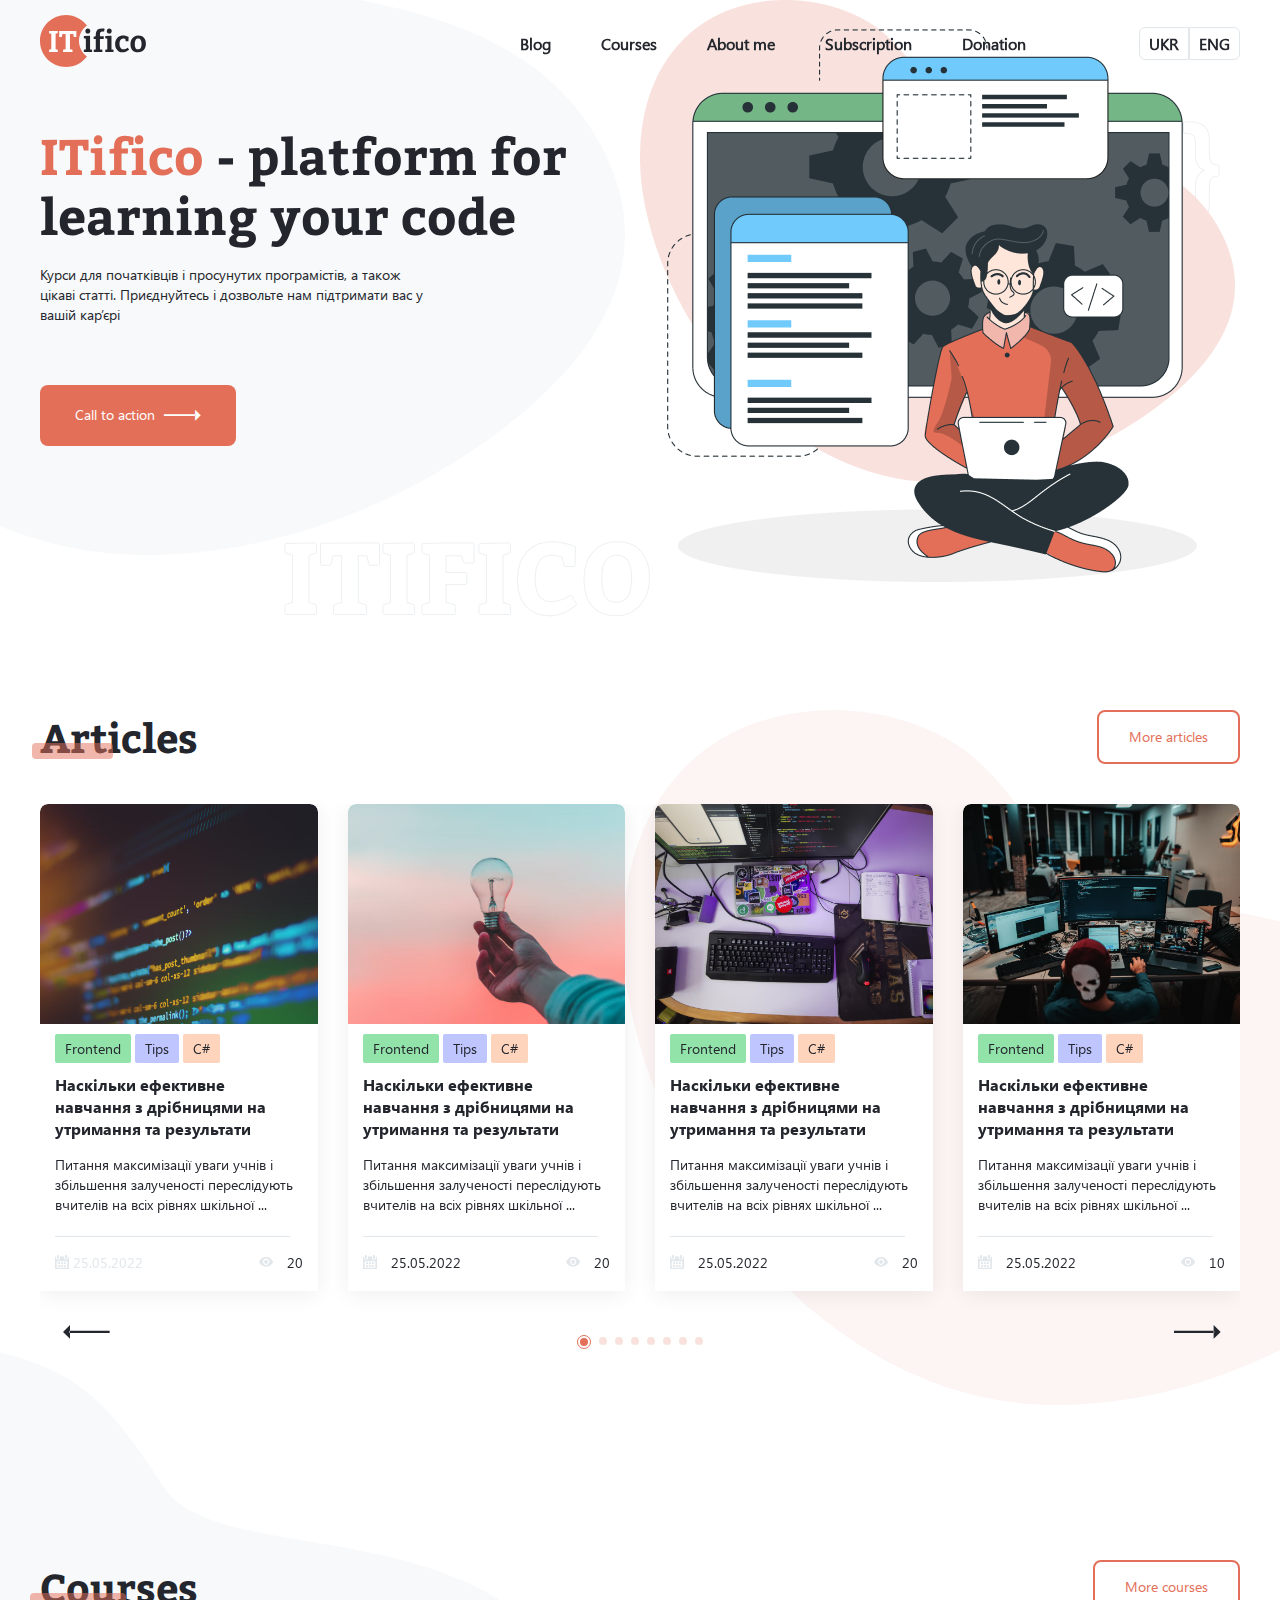
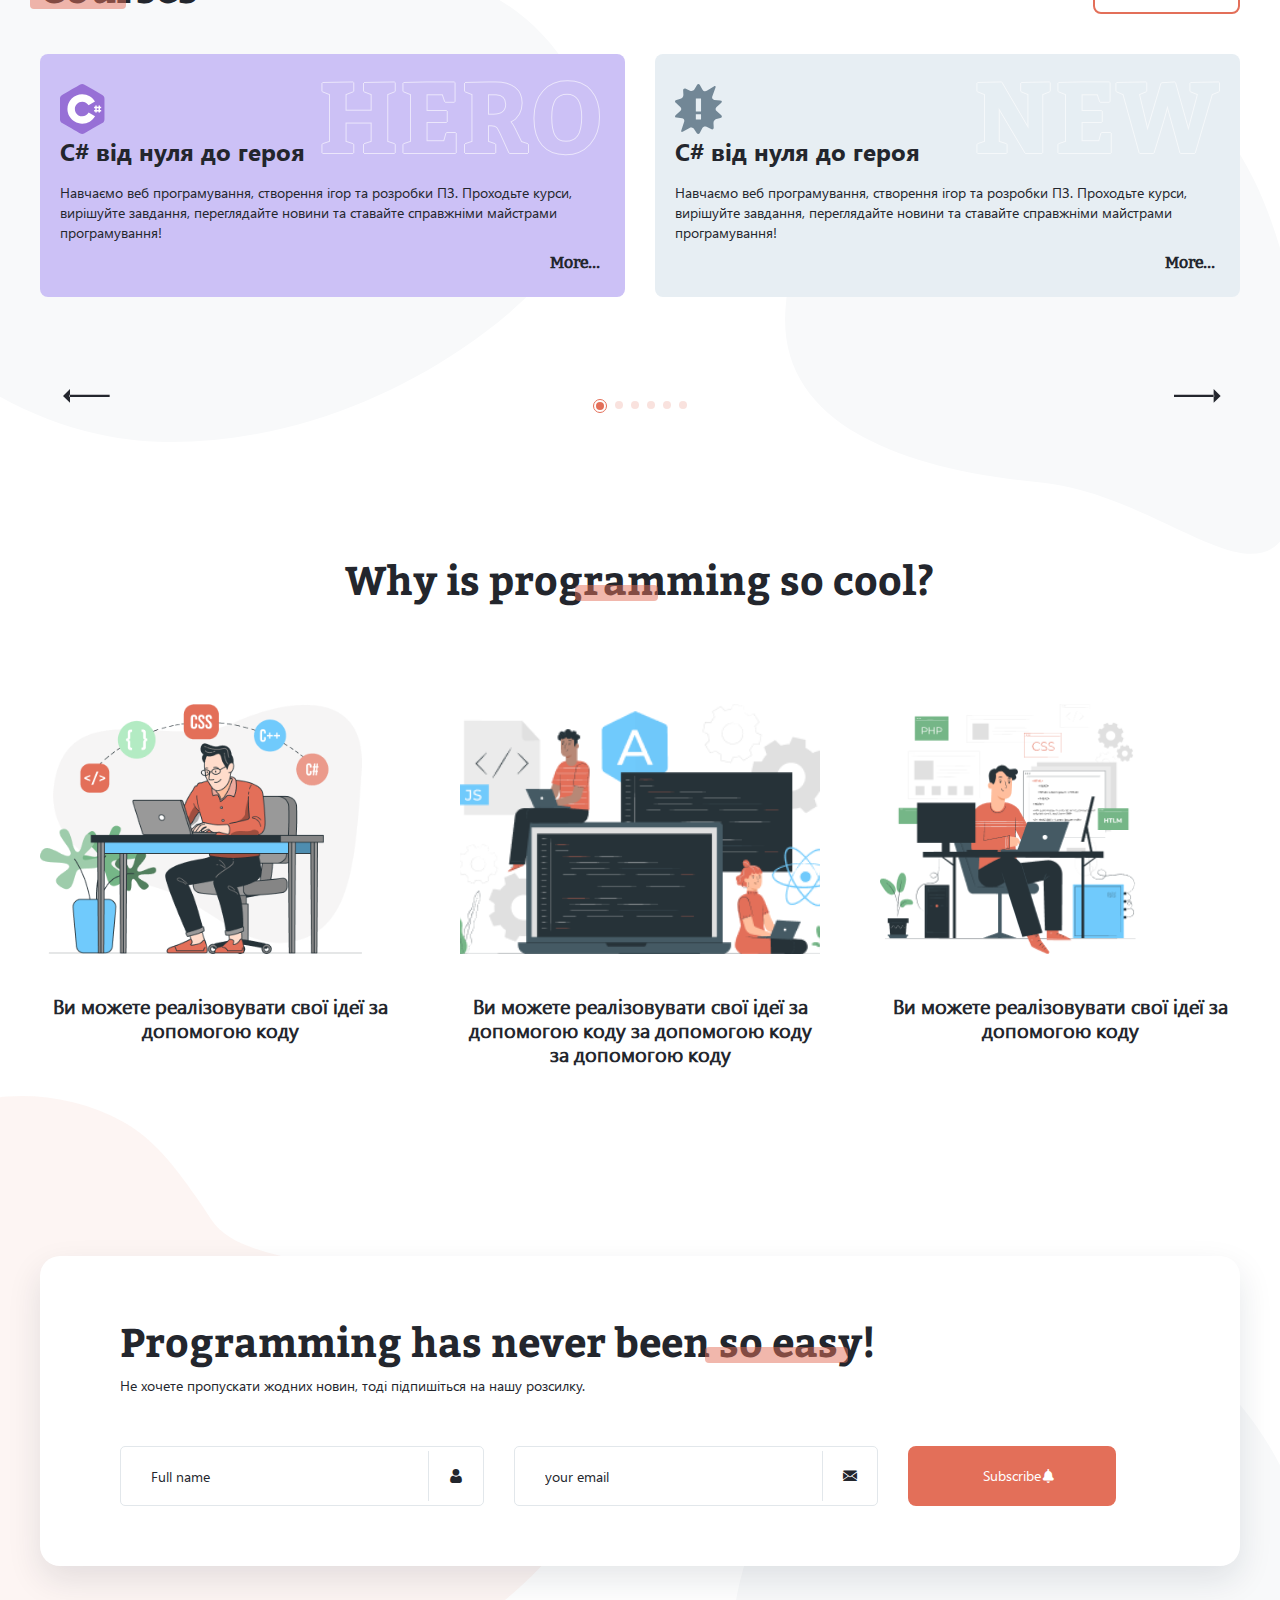
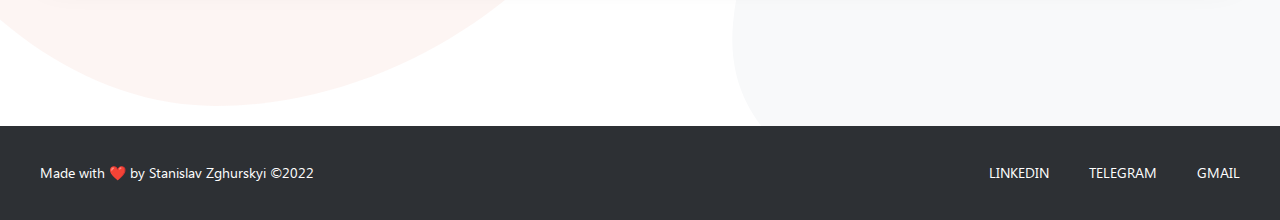
<file: index.html>
<!DOCTYPE html>
<html lang="en">
<head>
    <meta charset="UTF-8">
    <meta http-equiv="X-UA-Compatible" content="IE=edge">
    <meta name="viewport" content="width=device-width, initial-scale=1.0">
    <title>ITifico</title>
    <link rel="stylesheet" href="swiper@8.2.2/swiper-bundle.min.css">
    <link rel="stylesheet" href="css/style.css">
</head>
<body>
    <div class="overlay"></div>
<header class="header">
    <div class="wrapper">
        <div class="header__wrapper">
            <div class="header__logo">
                <a href="/" class="header__logo-link">
                    <img src="img/svg/logo-homepage.svg" alt="ITIfico" class="header__logo-pic">
                </a>
            </div>
            <nav class="header__nav">
                <ul class="header__list">
                    <li class="header__item">
                        <a href="#!" class="header__link">Blog</a>
                    </li>
                    <li class="header__item">
                        <a href="#!" class="header__link">Courses</a>
                    </li>
                    <li class="header__item">
                        <a href="#!" class="header__link">About me</a>
                    </li>
                    <li class="header__item">
                        <a href="#!" class="header__link">Subscription</a>
                    </li>
                    <li class="header__item">
                        <a href="#!" class="header__link">Donation</a>
                    </li>
                </ul>
                <div class="header__bottom-mobile">
                    <ul class="header__bottom-list">
                        <li class="soial__media-item">
                            <a href="#!" class="soial__media-item-link">Linkedin</a>
                        </li>
                        <li class="soial__media-item">
                            <a href="#!" class="soial__media-item-link">Telegram</a>
                        </li>
                        <li class="soial__media-item">
                            <a href="#!" class="soial__media-item-link">Gmail</a>
                        </li>
                    </ul>
                </div>
                <div class="header__nav-close">
                    <span class="header__nav-close-line"></span>
                    <span class="header__nav-close-line"></span>
                </div>
            </nav>
            <div class="header__burger burger">
                <span class="burger__line burger__line_first"></span>
                <span class="burger__line burger__line_sec"></span>
                <span class="burger__line burger__line_third"></span>
            </div>
            <div class="header__lang">
                <a class="btn__lang btn__lang-ukr">ukr</a>
                <a  class="btn__lang btn__lang-eng">eng</a>
            </div>
        </div>
    </div>
</header>    <main>
        <section class="intro">
            <div class="backgroud-intro">
                <img src="img/svg/intro-figure.svg" alt="ITifico">
            </div>
            <div class="background__text background__text-intro background__text-first"><span>ITifico</span></div>
            <div class="background__text background__text-intro background__text-sec"><span>[/]</span></div>
            <div class="background__text background__text-intro background__text-third"><span>{/}</span></div>
            <div class="wrapper">
                <div class="wrapper__intro">
                    <div class="intro__content">
                        <h1 class="intro__title main__title"><span>ITifico</span>  - platform for learning your code</h1>
                        <p class="intro__desc">
                            Курси для початківців і просунутих програмістів, а також цікаві статті. 
                            Приєднуйтесь і дозвольте нам підтримати вас у вашій кар’єрі
                        </p>
                        <button class="intro__button btn-red ">Call to action <span class="_icon-arrow-right"></span></button>
                        <!-- <div class="intro__to-bottom">
                            <img src="img/svg/mouse.svg" alt="ITifico-to-next">
                                <span>Гортай вниз</span> 
                        </div> -->
                    </div>
                    <div class="intro__image">
                        <img src="img/intro-img.png" alt="ITifico" >
                        <button class="intro__button btn-red ">Call to action </button>
                    </div>
                </div>
            </div>
        </section>
        <section class="articles">
            <div class="background_articles">
                <img src="img/svg/second-section-figure.svg" alt="">
            </div>
            <div class="wrapper">
                <div class="title__section">
                    <h2 class="title"><span class="rectangle rectangle-left">Arti</span>cles</h2>
                    <button class="btn-articles btn-outline">More articles</button>
                </div>
                <div class="slider__articles slider__slider swiper">
                    <div class="slider__wrapper swiper-wrapper">
<div class="blog__card-item">
    <div class="blog__card-wrapper">
        <div class="blog__card-pic">
            <img src="img/article-1.png" alt="More articles" class="slider__article-img">
        </div>
        <div class="blog__card-short-info">
            <div class="blog__card-tags">
                <a href="#!" class="article-tag article-tag__green">Frontend</a>
                <a href="#!" class="article-tag article-tag__blue-light">Tips</a>
                <a href="#!" class="article-tag article-tag__powder">C#</a>
            </div>
            <div class="blog__card-content">
                <h5 class="blog__card-title">
                    Наскільки ефективне навчання з дрібницями на утримання та результати
                </h5>
                <p class="blog__card-short-desc">
                    Питання максимізації уваги учнів і збільшення залученості 
                    переслідують вчителів на всіх рівнях шкільної ...
                </p>
            </div>
            <div class="blog__card-info">
                <div class="blog__card-date _icon-calendar">
                    25.05.2022
                </div>
                <div class="blog__card-seen"><span class="_icon-eye"></span>
                    20
                </div>
            </div>
        </div>
    </div>
</div>
<div class="blog__card-item">
    <div class="blog__card-wrapper">
        <div class="blog__card-pic">
            <img src="img/article-2.png" alt="More articles" class="slider__article-img">
        </div>
        <div class="blog__card-short-info">
            <div class="blog__card-tags">
                <a href="#!" class="article-tag article-tag__green">Frontend</a>
                <a href="#!" class="article-tag article-tag__blue-light">Tips</a>
                <a href="#!" class="article-tag article-tag__powder">C#</a>
            </div>
            <div class="blog__card-content">
                <h5 class="blog__card-title">
                    Наскільки ефективне навчання з дрібницями на утримання та результати
                </h5>
                <p class="blog__card-short-desc">
                    Питання максимізації уваги учнів і збільшення залученості 
                    переслідують вчителів на всіх рівнях шкільної ...
                </p>
            </div>
            <div class="blog__card-info">
                <div class="blog__card-date"><span class="_icon-calendar"></span>
                    25.05.2022
                </div>
                <div class="blog__card-seen"><span class="_icon-eye"></span>
                    20
                </div>
            </div>
        </div>
    </div>
</div>
<div class="blog__card-item">
    <div class="blog__card-wrapper">
        <div class="blog__card-pic">
            <img src="img/article-3.png" alt="More articles" class="slider__article-img">
        </div>
        <div class="blog__card-short-info">
            <div class="blog__card-tags">
                <a href="#!" class="article-tag article-tag__green">Frontend</a>
                <a href="#!" class="article-tag article-tag__blue-light">Tips</a>
                <a href="#!" class="article-tag article-tag__powder">C#</a>
            </div>
            <div class="blog__card-content">
                <h5 class="blog__card-title">
                    Наскільки ефективне навчання з дрібницями на утримання та результати
                </h5>
                <p class="blog__card-short-desc">
                    Питання максимізації уваги учнів і збільшення залученості 
                    переслідують вчителів на всіх рівнях шкільної ...
                </p>
            </div>
            <div class="blog__card-info">
                <div class="blog__card-date"><span class="_icon-calendar"></span>
                    25.05.2022
                </div>
                <div class="blog__card-seen"><span class="_icon-eye"></span>
                    20
                </div>
            </div>
        </div>
    </div>
</div>
<div class="blog__card-item">
    <div class="blog__card-wrapper">
        <div class="blog__card-pic">
            <img src="img/article-4.png" alt="More articles" class="slider__article-img">
        </div>
        <div class="blog__card-short-info">
            <div class="blog__card-tags">
                <a href="#!" class="article-tag article-tag__green">Frontend</a>
                <a href="#!" class="article-tag article-tag__blue-light">Tips</a>
                <a href="#!" class="article-tag article-tag__powder">C#</a>
            </div>
            <div class="blog__card-content">
                <h5 class="blog__card-title">
                    Наскільки ефективне навчання з дрібницями на утримання та результати
                </h5>
                <p class="blog__card-short-desc">
                    Питання максимізації уваги учнів і збільшення залученості 
                    переслідують вчителів на всіх рівнях шкільної ...
                </p>
            </div>
            <div class="blog__card-info">
                <div class="blog__card-date"><span class="_icon-calendar"></span>
                    25.05.2022
                </div>
                <div class="blog__card-seen"><span class="_icon-eye"></span>
                    10
                </div>
            </div>
        </div>
    </div>
</div>
<div class="blog__card-item">
    <div class="blog__card-wrapper">
        <div class="blog__card-pic">
            <img src="img/article-1.png" alt="More articles" class="slider__article-img">
        </div>
        <div class="blog__card-short-info">
            <div class="blog__card-tags">
                <a href="#!" class="article-tag article-tag__green">Frontend</a>
                <a href="#!" class="article-tag article-tag__blue-light">Tips</a>
                <a href="#!" class="article-tag article-tag__powder">C#</a>
            </div>
            <div class="blog__card-content">
                <h5 class="blog__card-title">
                    Наскільки ефективне навчання з дрібницями на утримання та результати
                </h5>
                <p class="blog__card-short-desc">
                    Питання максимізації уваги учнів і збільшення залученості 
                    переслідують вчителів на всіх рівнях шкільної ...
                </p>
            </div>
            <div class="blog__card-info">
                <div class="blog__card-date"><span class="_icon-calendar"></span>
                    25.05.2022
                </div>
                <div class="blog__card-seen"><span class="_icon-eye"></span>
                    80
                </div>
            </div>
        </div>
    </div>
</div>
<div class="blog__card-item">
    <div class="blog__card-wrapper">
        <div class="blog__card-pic">
            <img src="img/article-1.png" alt="More articles" class="slider__article-img">
        </div>
        <div class="blog__card-short-info">
            <div class="blog__card-tags">
                <a href="#!" class="article-tag article-tag__green">Frontend</a>
                <a href="#!" class="article-tag article-tag__blue-light">Tips</a>
                <a href="#!" class="article-tag article-tag__powder">C#</a>
            </div>
            <div class="blog__card-content">
                <h5 class="blog__card-title">
                    Наскільки ефективне навчання з дрібницями на утримання та результати
                </h5>
                <p class="blog__card-short-desc">
                    Питання максимізації уваги учнів і збільшення залученості 
                    переслідують вчителів на всіх рівнях шкільної ...
                </p>
            </div>
            <div class="blog__card-info">
                <div class="blog__card-date"><span class="_icon-calendar"></span>
                    25.05.2022
                </div>
                <div class="blog__card-seen"><span class="_icon-eye"></span>
                    20
                </div>
            </div>
        </div>
    </div>
</div>
<div class="blog__card-item">
    <div class="blog__card-wrapper">
        <div class="blog__card-pic">
            <img src="img/article-1.png" alt="More articles" class="slider__article-img">
        </div>
        <div class="blog__card-short-info">
            <div class="blog__card-tags">
                <a href="#!" class="article-tag article-tag__green">Frontend</a>
                <a href="#!" class="article-tag article-tag__blue-light">Tips</a>
                <a href="#!" class="article-tag article-tag__powder">C#</a>
            </div>
            <div class="blog__card-content">
                <h5 class="blog__card-title">
                    Наскільки ефективне навчання з дрібницями на утримання та результати
                </h5>
                <p class="blog__card-short-desc">
                    Питання максимізації уваги учнів і збільшення залученості 
                    переслідують вчителів на всіх рівнях шкільної ...
                </p>
            </div>
            <div class="blog__card-info">
                <div class="blog__card-date"><span class="_icon-calendar"></span>
                    25.05.2022
                </div>
                <div class="blog__card-seen"><span class="_icon-eye"></span>
                    20
                </div>
            </div>
        </div>
    </div>
</div>
<div class="blog__card-item">
    <div class="blog__card-wrapper">
        <div class="blog__card-pic">
            <img src="img/article-1.png" alt="More articles" class="slider__article-img">
        </div>
        <div class="blog__card-short-info">
            <div class="blog__card-tags">
                <a href="#!" class="article-tag article-tag__green">Frontend</a>
                <a href="#!" class="article-tag article-tag__blue-light">Tips</a>
                <a href="#!" class="article-tag article-tag__powder">C#</a>
            </div>
            <div class="blog__card-content">
                <h5 class="blog__card-title">
                    Наскільки ефективне навчання з дрібницями на утримання та результати
                </h5>
                <p class="blog__card-short-desc">
                    Питання максимізації уваги учнів і збільшення залученості 
                    переслідують вчителів на всіх рівнях шкільної ...
                </p>
            </div>
            <div class="blog__card-info">
                <div class="blog__card-date"><span class="_icon-calendar"></span>
                    25.05.2022
                </div>
                <div class="blog__card-seen"><span class="_icon-eye"></span>
                    20
                </div>
            </div>
        </div>
    </div>
</div>                    </div>
                    <div class="swiper-pagination"></div>

                    <div class="button-next _icon-arrow-left"></div>
                    <div class="button-prev _icon-arrow-right"></div>
                    
                </div>
            </div>
        </section>
        <section class="courses">
            <div class="background_courses">
                <img class="background_courses-left" src="img/svg/background-courses-left.svg" alt="">
                <img class="background_courses-right" src="img/svg/background-courses-right.svg" alt="">
            </div>
            <div class="wrapper">
                <div class="title__section">
                    <h2 class="title title_courses"><span class="rectangle rectangle-left">Cour</span>ses</h2>
                    <button class="btn-articles btn-outline">More courses</button>
                </div>
                <div class="slider__courses slider__slider swiper">
                    <div class="slider__wrapper swiper-wrapper">
                        <div class="courses_item swiper-slide">
                            <div class="courses_item-wrapper courses_item-first">
                                <div class="courses_item-text background__text color-first">Hero</div>
                                <div class="courses_item-icon">
                                    <img src="img/svg/c-dash.svg" alt="ITifico-courses">
                                </div>
                                <h4 class="courses_item-title title_h4">C# від нуля до героя</h4>
                                <p class="courses_item-desc">
                                    Навчаємо веб програмування, створення ігор та розробки ПЗ.
                                    Проходьте курси, вирішуйте завдання, переглядайте новини та 
                                    ставайте справжніми майстрами програмування!
                                </p>
                                <div class="courses_item-more">
                                    More...
                                </div>
                            </div>
                        </div>
                        <div class="courses_item swiper-slide">
                            <div class="courses_item-wrapper courses_item-sec">
                                <div class="courses_item-text  background__text color-sec">new</div>
                                <div class="courses_item-icon">
                                    <img src="img/svg/new-course.svg" alt="ITifico-courses">
                                </div>
                                <h4 class="courses_item-title title_h4">C# від нуля до героя</h4>
                                <p class="courses_item-desc">
                                    Навчаємо веб програмування, створення ігор та розробки ПЗ.
                                    Проходьте курси, вирішуйте завдання, переглядайте новини та 
                                    ставайте справжніми майстрами програмування!
                                </p>
                                <div class="courses_item-more">
                                    More...
                                </div>
                            </div>
                        </div>
                        <div class="courses_item swiper-slide">
                            <div class="courses_item-wrapper courses_item-third">
                                <div class="courses_item-text background__text color-third">IT</div>
                                <div class="courses_item-icon">
                                    <img src="img/svg/c-dash.svg" alt="ITifico-courses">
                                </div>
                                <h4 class="courses_item-title title_h4">C# від нуля до героя</h4>
                                <p class="courses_item-desc">
                                    Навчаємо веб програмування, створення ігор та розробки ПЗ.
                                    Проходьте курси, вирішуйте завдання, переглядайте новини та 
                                    ставайте справжніми майстрами програмування!
                                </p>
                                <div class="courses_item-more">
                                    More...
                                </div>
                            </div>
                        </div>
                        <div class="courses_item swiper-slide">
                            <div class="courses_item-wrapper courses_item-first">
                                <div class="courses_item-text background__text color-first">Hero</div>
                                <div class="courses_item-icon">
                                    <img src="img/svg/new-course.svg" alt="ITifico-courses">
                                </div>
                                <h4 class="courses_item-title title_h4">C# від нуля до героя</h4>
                                <p class="courses_item-desc">
                                    Навчаємо веб програмування, створення ігор та розробки ПЗ.
                                    Проходьте курси, вирішуйте завдання, переглядайте новини та 
                                    ставайте справжніми майстрами програмування!
                                </p>
                                <div class="courses_item-more">
                                    More...
                                </div>
                            </div>
                        </div>
                        <div class="courses_item swiper-slide">
                            <div class="courses_item-wrapper courses_item-sec">
                                <div class="courses_item-text background__text color-sec">Hero</div>
                                <div class="courses_item-icon">
                                    <img src="img/svg/c-dash.svg" alt="ITifico-courses">
                                </div>
                                <h4 class="courses_item-title title_h4">C# від нуля до героя</h4>
                                <p class="courses_item-desc">
                                    Навчаємо веб програмування, створення ігор та розробки ПЗ.
                                    Проходьте курси, вирішуйте завдання, переглядайте новини та 
                                    ставайте справжніми майстрами програмування!
                                </p>
                                <div class="courses_item-more">
                                    More...
                                </div>
                            </div>
                        </div>
                        <div class="courses_item swiper-slide">
                            <div class="courses_item-wrapper courses_item-first">
                                <div class="courses_item-text background__text color_first">Hero</div>
                                <div class="courses_item-icon">
                                    <img src="img/svg/new-course.svg" alt="ITifico-courses">
                                </div>
                                <h4 class="courses_item-title title_h4">C# від нуля до героя</h4>
                                <p class="courses_item-desc">
                                    Навчаємо веб програмування, створення ігор та розробки ПЗ.
                                    Проходьте курси, вирішуйте завдання, переглядайте новини та 
                                    ставайте справжніми майстрами програмування!
                                </p>
                                <div class="courses_item-more">
                                    More...
                                </div>
                            </div>
                        </div>
                    </div>
                    <div class="swiper-pagination"></div>

                    <div class="button-next _icon-arrow-left"></div>
                    <div class="button-prev _icon-arrow-right"></div>
                    
                </div>
            </div>
        </section>
        <section class="advantages">
            <div class="wrapper">
                <h2 class="title_advantage title">Why is prog<span class="rectangle rectangle-left">ram</span>ming so <span class="rectangle-xs rectangle-left-xs">cool</span>?</h2>
                <div class="advantages_wrapper">
                    <div class="advantages_item">
                        <div class="advantages_item-wrapper">
                            <div class="advanteges__item-image">
                                <img src="img/plus-list-1.png" alt="">
                            </div>
                            <p class="advantages__item-desc">
                                Ви можете реалізовувати свої ідеї за допомогою коду
                            </p>
                        </div>
                    </div>
                    <div class="advantages_item">
                        <div class="advantages_item-wrapper">
                            <div class="advanteges__item-image">
                                <img src="img/plus-list-2.png" alt="">
                            </div>
                            <p class="advantages__item-desc">
                                Ви можете реалізовувати свої ідеї за допомогою коду за допомогою коду за допомогою коду
                            </p>
                        </div>
                    </div>
                    <div class="advantages_item">
                        <div class="advantages_item-wrapper">
                            <div class="advanteges__item-image">
                                <img src="img/plus-list-3.png" alt="">
                            </div>
                            <p class="advantages__item-desc">
                                Ви можете реалізовувати свої ідеї за допомогою коду
                            </p>
                        </div>
                    </div>
                </div>
            </div>
        </section>
        <section class="newsletter">
            <div class="background_newsletter">
                <img class="background_newsletter-left" src="img/svg/background_newsletter-left.svg" alt="">
                <img class="background_newsletter-right" src="img/svg/background_newsletter-right.svg" alt="">
            </div>
            <div class="wrapper">
                <div class="newsletter_wrapper">
                    <h2 class="title title_newsletter">
                        Programming has never been <span class="rectangle rectangle-left">so easy</span>!
                    </h2>
                    <p class="newsletter_desc">
                        Не хочете пропускати жодних новин, тоді підпишіться на нашу розсилку.
                    </p>
                    <form action="" class="newsletter_form" id="newsletterForm">
                        <div class="newsletter_input newsletter_input-name">
                            <input type="text" name="name" class="newletter_field" placeholder="Full name">
                        </div>
                        <div class="newsletter_input newsletter_input-mail">
                            <input type="email" name="email" class="newletter_field" placeholder="your email">
                        </div>
                        <button class="newsletter_btn btn-red"> Subscribe</button>
                    </form>
                </div>
            </div>
        </section>
    </main>
    
<footer class="footer">
    <div class="wrapper">
        <div class="footer__content">
            <div class="copyright">
                Made with ❤️ by Stanislav Zghurskyi ©2022 
            </div>
            <div class="header__bottom">
                <ul class="header__bottom-list">
                    <li class="soial__media-item">
                        <a href="#!" class="soial__media-item-link">Linkedin</a>
                    </li>
                    <li class="soial__media-item">
                        <a href="#!" class="soial__media-item-link">Telegram</a>
                    </li>
                    <li class="soial__media-item">
                        <a href="#!" class="soial__media-item-link">Gmail</a>
                    </li>
                </ul>
            </div>
        </div>
    </div>
</footer><script src="swiper@8.2.2/swiper-bundle.min.js"></script>
<script src="js/main.js"></script>
</body>
</html>
</file>
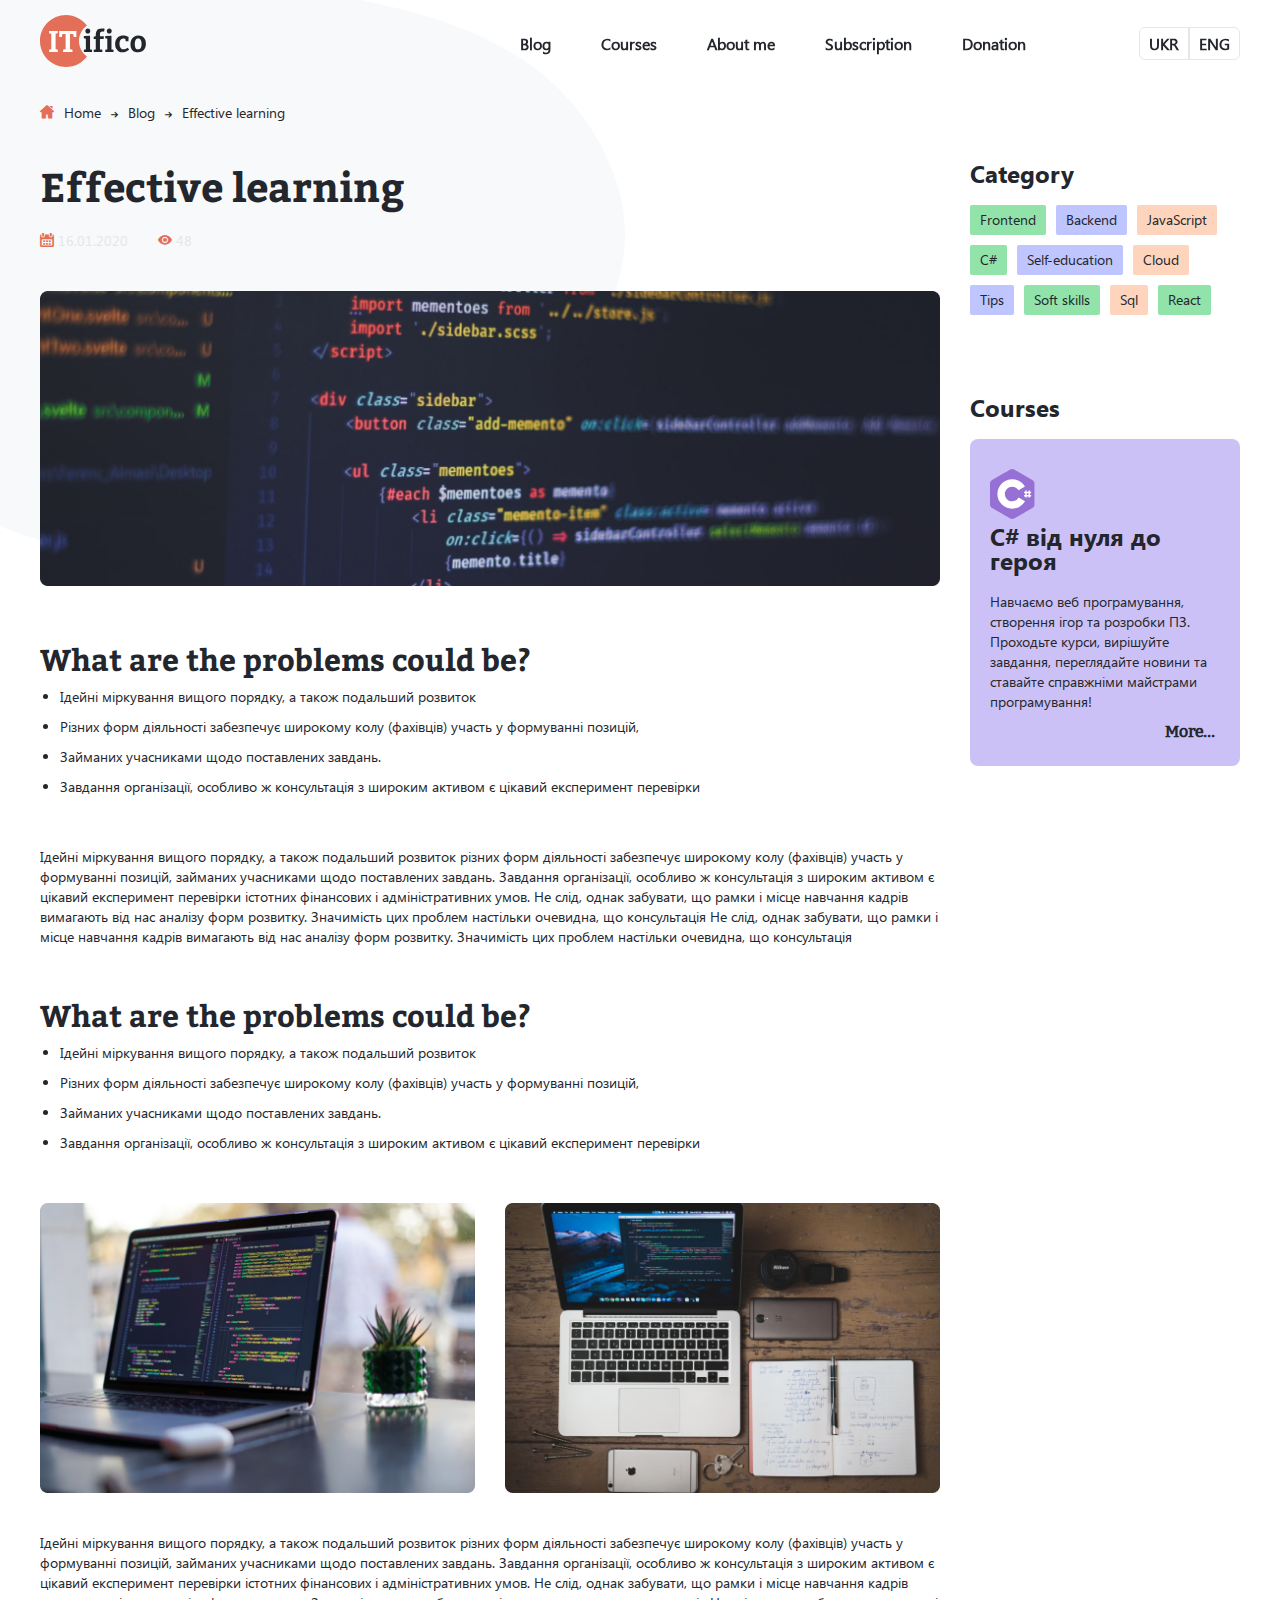
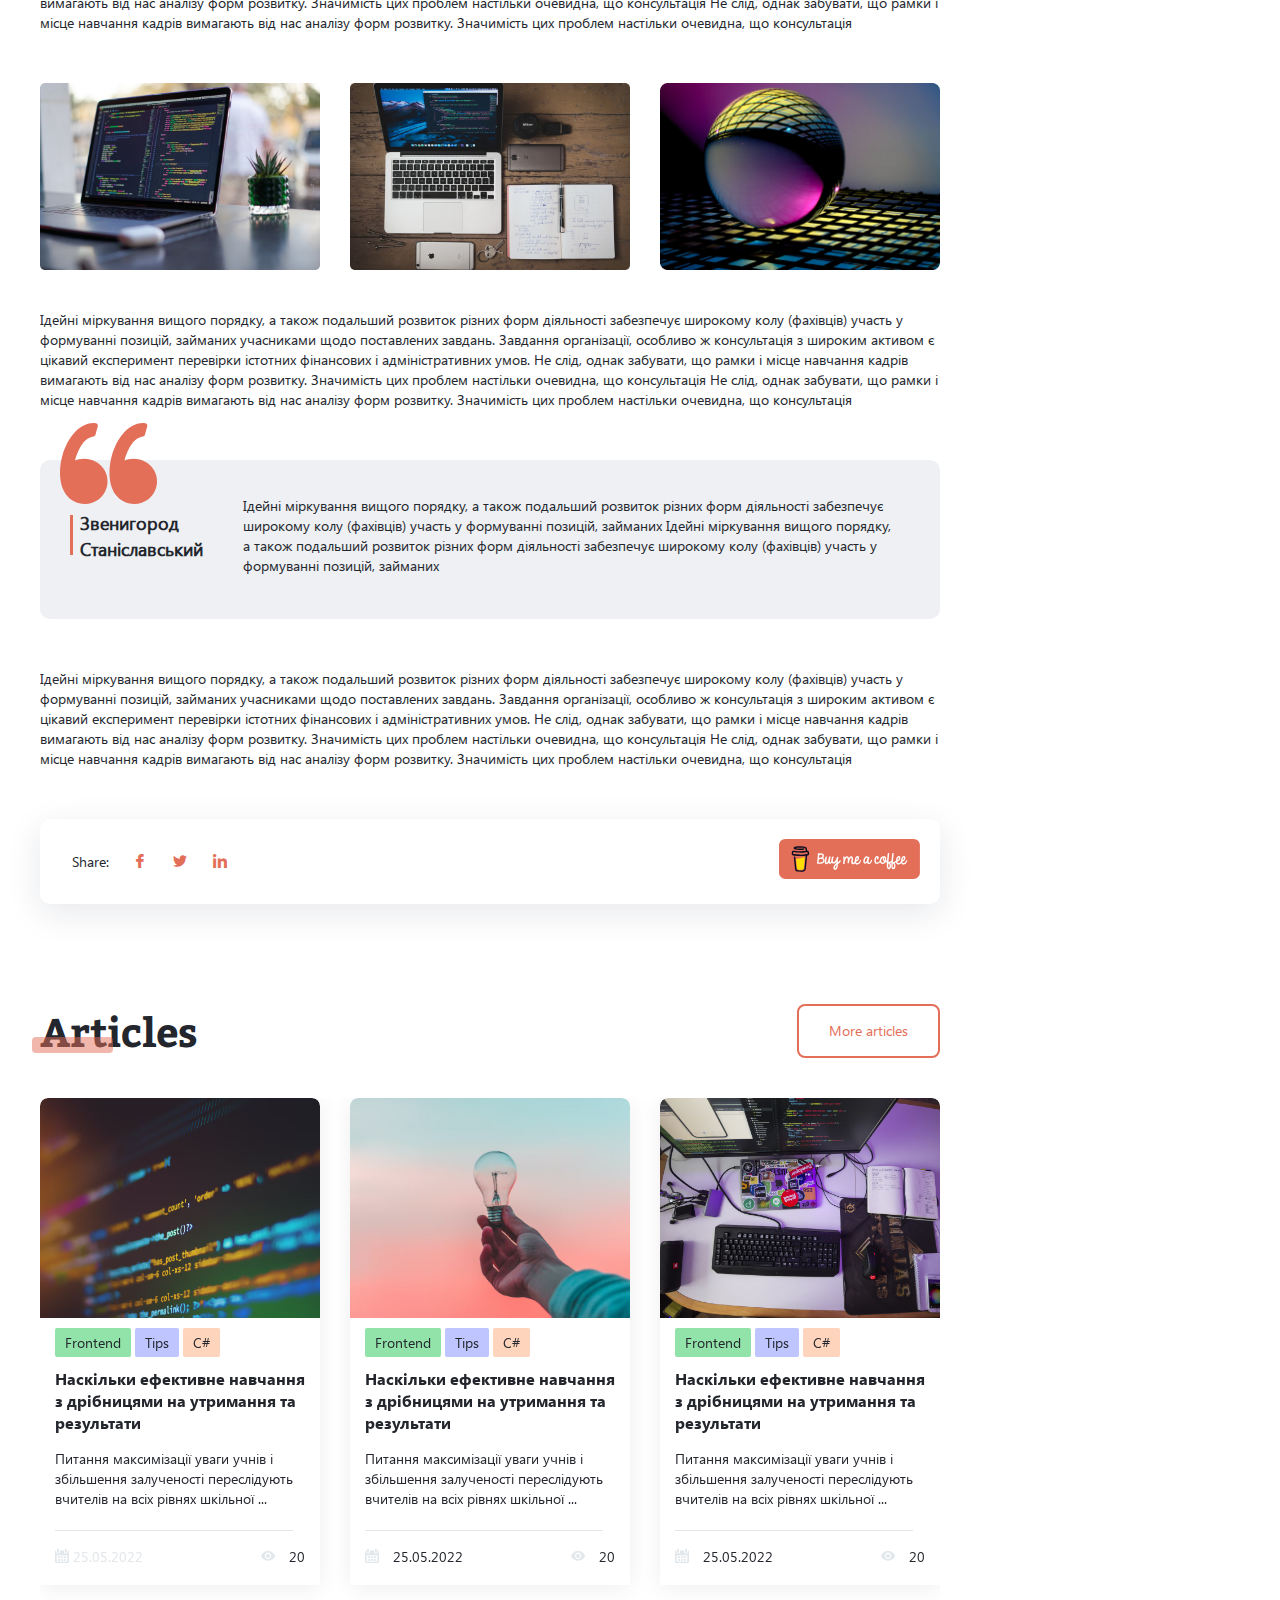
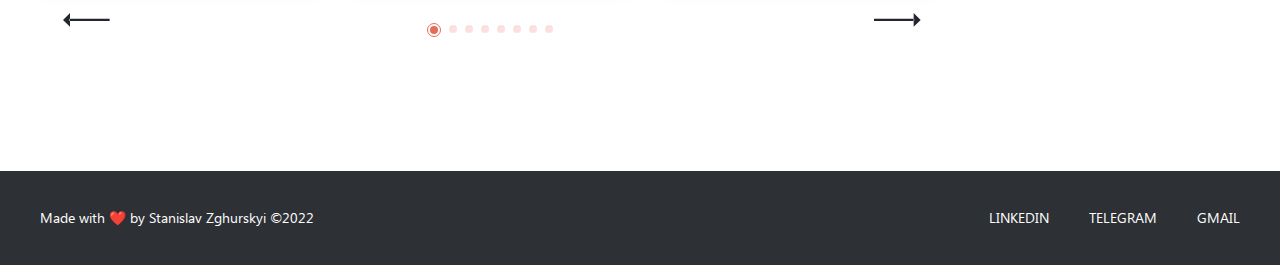
<file: blog-article.html>
<!DOCTYPE html>
<html lang="en">
<head>
    <meta charset="UTF-8">
    <meta http-equiv="X-UA-Compatible" content="IE=edge">
    <meta name="viewport" content="width=device-width, initial-scale=1.0">
    <title>ITifico</title>
    <link rel="stylesheet" href="swiper@8.2.2/swiper-bundle.min.css">
    <link rel="stylesheet" href="css/style.css">
</head>
<body>
    <div class="page">
        <div class="overlay"></div>
<header class="header">
    <div class="wrapper">
        <div class="header__wrapper">
            <div class="header__logo">
                <a href="/" class="header__logo-link">
                    <img src="img/svg/logo-homepage.svg" alt="ITIfico" class="header__logo-pic">
                </a>
            </div>
            <nav class="header__nav">
                <ul class="header__list">
                    <li class="header__item">
                        <a href="#!" class="header__link">Blog</a>
                    </li>
                    <li class="header__item">
                        <a href="#!" class="header__link">Courses</a>
                    </li>
                    <li class="header__item">
                        <a href="#!" class="header__link">About me</a>
                    </li>
                    <li class="header__item">
                        <a href="#!" class="header__link">Subscription</a>
                    </li>
                    <li class="header__item">
                        <a href="#!" class="header__link">Donation</a>
                    </li>
                </ul>
                <div class="header__bottom-mobile">
                    <ul class="header__bottom-list">
                        <li class="soial__media-item">
                            <a href="#!" class="soial__media-item-link">Linkedin</a>
                        </li>
                        <li class="soial__media-item">
                            <a href="#!" class="soial__media-item-link">Telegram</a>
                        </li>
                        <li class="soial__media-item">
                            <a href="#!" class="soial__media-item-link">Gmail</a>
                        </li>
                    </ul>
                </div>
                <div class="header__nav-close">
                    <span class="header__nav-close-line"></span>
                    <span class="header__nav-close-line"></span>
                </div>
            </nav>
            <div class="header__burger burger">
                <span class="burger__line burger__line_first"></span>
                <span class="burger__line burger__line_sec"></span>
                <span class="burger__line burger__line_third"></span>
            </div>
            <div class="header__lang">
                <a class="btn__lang btn__lang-ukr">ukr</a>
                <a  class="btn__lang btn__lang-eng">eng</a>
            </div>
        </div>
    </div>
</header>        <main>
            <section class="intro content-section">
                <div class="backgroud-intro">
                    <img src="img/svg/intro-figure.svg" alt="ITifico">
                </div>
                <div class="wrapper">
                    <ul class="breadcrumbs">
                        <li class="home_item">Home</li>
                        <li class="breadcrumbs_item">Blog</li>
                        <li class="breadcrumbs_item">Effective learning</li>
                    </ul>
                    <div class="content-section-article">
                        <article class="article">
                            <h1 class="title title_blog">
                                Effective learning
                            </h1>
                            <div class="article_info">
                                <div class="article_info-date _icon-calendar">
                                    16.01.2020
                                </div>
                                <div class="article_info-seen _icon-eye">
                                    48
                                </div>
                            </div>
                            <div class="article_image">
                                <img src="img/blog-coding.jpg" alt=" Effective learning">
                            </div>
                            <div class="article_content">
                                <h3 class="title_h3 article_title">
                                    What are the problems could be?
                                </h3>
                                <ul class="article_content-list">
                                    <li class="article_content-list-item">Ідейні міркування вищого порядку, а також подальший розвиток </li>
                                    <li class="article_content-list-item">Різних форм діяльності забезпечує широкому колу (фахівців) участь у формуванні позицій,</li>
                                    <li class="article_content-list-item">Займаних учасниками щодо поставлених завдань. </li>
                                    <li class="article_content-list-item">Завдання організації, особливо ж консультація з широким активом є цікавий експеримент перевірки</li> 
                                </ul>
                                <p class="article_content-part">
                                    Ідейні міркування вищого порядку, а також подальший розвиток різних форм діяльності забезпечує широкому колу (фахівців) участь у формуванні позицій, займаних учасниками щодо поставлених завдань. 
                                    Завдання організації, особливо ж консультація з широким активом є цікавий експеримент перевірки істотних 
                                    фінансових і адміністративних умов. Не слід, однак забувати, що рамки і місце навчання кадрів вимагають від нас аналізу форм розвитку.
                                    Значимість цих проблем настільки очевидна, що консультація Не слід, однак забувати, 
                                    що рамки і місце навчання кадрів вимагають від нас аналізу форм розвитку. Значимість цих проблем настільки очевидна, що консультація 
                                </p>
                                <h3 class="title_h3 article_title">
                                    What are the problems could be?
                                </h3>
                                <ul class="article_content-list">
                                    <li class="article_content-list-item">Ідейні міркування вищого порядку, а також подальший розвиток </li>
                                    <li class="article_content-list-item">Різних форм діяльності забезпечує широкому колу (фахівців) участь у формуванні позицій,</li>
                                    <li class="article_content-list-item">Займаних учасниками щодо поставлених завдань. </li>
                                    <li class="article_content-list-item">Завдання організації, особливо ж консультація з широким активом є цікавий експеримент перевірки</li> 
                                </ul>
                                <div class="article_content-grid-two">
                                    <img src="img/blog-laptop-2.jpg" alt="">
                                    <img src="img/blog-laptop.jpg" alt="">
                                </div>
                                <p class="article_content-part">
                                    Ідейні міркування вищого порядку, а також подальший розвиток різних форм діяльності забезпечує широкому колу (фахівців) участь у формуванні позицій, займаних учасниками щодо поставлених завдань. 
                                    Завдання організації, особливо ж консультація з широким активом є цікавий експеримент перевірки істотних 
                                    фінансових і адміністративних умов. Не слід, однак забувати, що рамки і місце навчання кадрів вимагають від нас аналізу форм розвитку.
                                    Значимість цих проблем настільки очевидна, що консультація Не слід, однак забувати, 
                                    що рамки і місце навчання кадрів вимагають від нас аналізу форм розвитку. Значимість цих проблем настільки очевидна, що консультація 
                                </p>
                                <div class="article_content-grid-three">
                                    <img src="img/blog-laptop-2.jpg" alt="">
                                    <img src="img/blog-laptop.jpg" alt="">
                                    <img src="img/sphere.jpg" alt="">
                                </div>
                                <p class="article_content-part">
                                    Ідейні міркування вищого порядку, а також подальший розвиток різних форм діяльності забезпечує широкому колу (фахівців) участь у формуванні позицій, займаних учасниками щодо поставлених завдань. 
                                    Завдання організації, особливо ж консультація з широким активом є цікавий експеримент перевірки істотних 
                                    фінансових і адміністративних умов. Не слід, однак забувати, що рамки і місце навчання кадрів вимагають від нас аналізу форм розвитку.
                                    Значимість цих проблем настільки очевидна, що консультація Не слід, однак забувати, 
                                    що рамки і місце навчання кадрів вимагають від нас аналізу форм розвитку. Значимість цих проблем настільки очевидна, що консультація 
                                </p>
                                <div class="article_content-quote">
                                    <div class="quote_athor">
                                        Звенигород Станіславський
                                    </div>
                                    <div class="quote_item">
                                        Ідейні міркування вищого порядку, а також подальший розвиток різних форм діяльності
                                        забезпечує широкому колу (фахівців) участь у формуванні позицій, займаних  
                                        Ідейні міркування вищого порядку, а також подальший розвиток різних форм діяльності 
                                        забезпечує широкому колу (фахівців) участь у формуванні позицій, займаних 
                                    </div>
                                </div>
                                    <p class="article_content-part">
                                        Ідейні міркування вищого порядку, а також подальший розвиток різних форм діяльності забезпечує широкому колу (фахівців) участь у формуванні позицій, займаних учасниками щодо поставлених завдань. 
                                        Завдання організації, особливо ж консультація з широким активом є цікавий експеримент перевірки істотних 
                                        фінансових і адміністративних умов. Не слід, однак забувати, що рамки і місце навчання кадрів вимагають від нас аналізу форм розвитку.
                                        Значимість цих проблем настільки очевидна, що консультація Не слід, однак забувати, 
                                        що рамки і місце навчання кадрів вимагають від нас аналізу форм розвитку. Значимість цих проблем настільки очевидна, що консультація 
                                    </p>
                                
                                    <div class="article_content-social">
                                        <div class="social_media">
                                            <p>Share:</p>
                                            <a href="!#" class="social_media-item _icon-facebook"></a>
                                            <a href="!#" class="social_media-item _icon-twitter"></a>
                                            <a href="!#" class="social_media-item _icon-ln"></a>
                                        </div>
                                        <div class="button_buyMeCoffee">
                                            <a href="#!" class="button_buyMeCoffee-link"><img src="img/svg/bmc-button-red.svg" alt=""></a>
                                        </div>
                                    </div>
                            </div>
                            <div class="article_slider-wrapper">
                                <div class="title__section">
                                    <h2 class="title"><span class="rectangle rectangle-left">Arti</span>cles</h2>
                                    <button class="btn-articles btn-outline">More articles</button>
                                </div>
                                <div class="article_slider slider__slider swiper">
                                    <div class="slider__wrapper swiper-wrapper">
<div class="blog__card-item">
    <div class="blog__card-wrapper">
        <div class="blog__card-pic">
            <img src="img/article-1.png" alt="More articles" class="slider__article-img">
        </div>
        <div class="blog__card-short-info">
            <div class="blog__card-tags">
                <a href="#!" class="article-tag article-tag__green">Frontend</a>
                <a href="#!" class="article-tag article-tag__blue-light">Tips</a>
                <a href="#!" class="article-tag article-tag__powder">C#</a>
            </div>
            <div class="blog__card-content">
                <h5 class="blog__card-title">
                    Наскільки ефективне навчання з дрібницями на утримання та результати
                </h5>
                <p class="blog__card-short-desc">
                    Питання максимізації уваги учнів і збільшення залученості 
                    переслідують вчителів на всіх рівнях шкільної ...
                </p>
            </div>
            <div class="blog__card-info">
                <div class="blog__card-date _icon-calendar">
                    25.05.2022
                </div>
                <div class="blog__card-seen"><span class="_icon-eye"></span>
                    20
                </div>
            </div>
        </div>
    </div>
</div>
<div class="blog__card-item">
    <div class="blog__card-wrapper">
        <div class="blog__card-pic">
            <img src="img/article-2.png" alt="More articles" class="slider__article-img">
        </div>
        <div class="blog__card-short-info">
            <div class="blog__card-tags">
                <a href="#!" class="article-tag article-tag__green">Frontend</a>
                <a href="#!" class="article-tag article-tag__blue-light">Tips</a>
                <a href="#!" class="article-tag article-tag__powder">C#</a>
            </div>
            <div class="blog__card-content">
                <h5 class="blog__card-title">
                    Наскільки ефективне навчання з дрібницями на утримання та результати
                </h5>
                <p class="blog__card-short-desc">
                    Питання максимізації уваги учнів і збільшення залученості 
                    переслідують вчителів на всіх рівнях шкільної ...
                </p>
            </div>
            <div class="blog__card-info">
                <div class="blog__card-date"><span class="_icon-calendar"></span>
                    25.05.2022
                </div>
                <div class="blog__card-seen"><span class="_icon-eye"></span>
                    20
                </div>
            </div>
        </div>
    </div>
</div>
<div class="blog__card-item">
    <div class="blog__card-wrapper">
        <div class="blog__card-pic">
            <img src="img/article-3.png" alt="More articles" class="slider__article-img">
        </div>
        <div class="blog__card-short-info">
            <div class="blog__card-tags">
                <a href="#!" class="article-tag article-tag__green">Frontend</a>
                <a href="#!" class="article-tag article-tag__blue-light">Tips</a>
                <a href="#!" class="article-tag article-tag__powder">C#</a>
            </div>
            <div class="blog__card-content">
                <h5 class="blog__card-title">
                    Наскільки ефективне навчання з дрібницями на утримання та результати
                </h5>
                <p class="blog__card-short-desc">
                    Питання максимізації уваги учнів і збільшення залученості 
                    переслідують вчителів на всіх рівнях шкільної ...
                </p>
            </div>
            <div class="blog__card-info">
                <div class="blog__card-date"><span class="_icon-calendar"></span>
                    25.05.2022
                </div>
                <div class="blog__card-seen"><span class="_icon-eye"></span>
                    20
                </div>
            </div>
        </div>
    </div>
</div>
<div class="blog__card-item">
    <div class="blog__card-wrapper">
        <div class="blog__card-pic">
            <img src="img/article-4.png" alt="More articles" class="slider__article-img">
        </div>
        <div class="blog__card-short-info">
            <div class="blog__card-tags">
                <a href="#!" class="article-tag article-tag__green">Frontend</a>
                <a href="#!" class="article-tag article-tag__blue-light">Tips</a>
                <a href="#!" class="article-tag article-tag__powder">C#</a>
            </div>
            <div class="blog__card-content">
                <h5 class="blog__card-title">
                    Наскільки ефективне навчання з дрібницями на утримання та результати
                </h5>
                <p class="blog__card-short-desc">
                    Питання максимізації уваги учнів і збільшення залученості 
                    переслідують вчителів на всіх рівнях шкільної ...
                </p>
            </div>
            <div class="blog__card-info">
                <div class="blog__card-date"><span class="_icon-calendar"></span>
                    25.05.2022
                </div>
                <div class="blog__card-seen"><span class="_icon-eye"></span>
                    10
                </div>
            </div>
        </div>
    </div>
</div>
<div class="blog__card-item">
    <div class="blog__card-wrapper">
        <div class="blog__card-pic">
            <img src="img/article-1.png" alt="More articles" class="slider__article-img">
        </div>
        <div class="blog__card-short-info">
            <div class="blog__card-tags">
                <a href="#!" class="article-tag article-tag__green">Frontend</a>
                <a href="#!" class="article-tag article-tag__blue-light">Tips</a>
                <a href="#!" class="article-tag article-tag__powder">C#</a>
            </div>
            <div class="blog__card-content">
                <h5 class="blog__card-title">
                    Наскільки ефективне навчання з дрібницями на утримання та результати
                </h5>
                <p class="blog__card-short-desc">
                    Питання максимізації уваги учнів і збільшення залученості 
                    переслідують вчителів на всіх рівнях шкільної ...
                </p>
            </div>
            <div class="blog__card-info">
                <div class="blog__card-date"><span class="_icon-calendar"></span>
                    25.05.2022
                </div>
                <div class="blog__card-seen"><span class="_icon-eye"></span>
                    80
                </div>
            </div>
        </div>
    </div>
</div>
<div class="blog__card-item">
    <div class="blog__card-wrapper">
        <div class="blog__card-pic">
            <img src="img/article-1.png" alt="More articles" class="slider__article-img">
        </div>
        <div class="blog__card-short-info">
            <div class="blog__card-tags">
                <a href="#!" class="article-tag article-tag__green">Frontend</a>
                <a href="#!" class="article-tag article-tag__blue-light">Tips</a>
                <a href="#!" class="article-tag article-tag__powder">C#</a>
            </div>
            <div class="blog__card-content">
                <h5 class="blog__card-title">
                    Наскільки ефективне навчання з дрібницями на утримання та результати
                </h5>
                <p class="blog__card-short-desc">
                    Питання максимізації уваги учнів і збільшення залученості 
                    переслідують вчителів на всіх рівнях шкільної ...
                </p>
            </div>
            <div class="blog__card-info">
                <div class="blog__card-date"><span class="_icon-calendar"></span>
                    25.05.2022
                </div>
                <div class="blog__card-seen"><span class="_icon-eye"></span>
                    20
                </div>
            </div>
        </div>
    </div>
</div>
<div class="blog__card-item">
    <div class="blog__card-wrapper">
        <div class="blog__card-pic">
            <img src="img/article-1.png" alt="More articles" class="slider__article-img">
        </div>
        <div class="blog__card-short-info">
            <div class="blog__card-tags">
                <a href="#!" class="article-tag article-tag__green">Frontend</a>
                <a href="#!" class="article-tag article-tag__blue-light">Tips</a>
                <a href="#!" class="article-tag article-tag__powder">C#</a>
            </div>
            <div class="blog__card-content">
                <h5 class="blog__card-title">
                    Наскільки ефективне навчання з дрібницями на утримання та результати
                </h5>
                <p class="blog__card-short-desc">
                    Питання максимізації уваги учнів і збільшення залученості 
                    переслідують вчителів на всіх рівнях шкільної ...
                </p>
            </div>
            <div class="blog__card-info">
                <div class="blog__card-date"><span class="_icon-calendar"></span>
                    25.05.2022
                </div>
                <div class="blog__card-seen"><span class="_icon-eye"></span>
                    20
                </div>
            </div>
        </div>
    </div>
</div>
<div class="blog__card-item">
    <div class="blog__card-wrapper">
        <div class="blog__card-pic">
            <img src="img/article-1.png" alt="More articles" class="slider__article-img">
        </div>
        <div class="blog__card-short-info">
            <div class="blog__card-tags">
                <a href="#!" class="article-tag article-tag__green">Frontend</a>
                <a href="#!" class="article-tag article-tag__blue-light">Tips</a>
                <a href="#!" class="article-tag article-tag__powder">C#</a>
            </div>
            <div class="blog__card-content">
                <h5 class="blog__card-title">
                    Наскільки ефективне навчання з дрібницями на утримання та результати
                </h5>
                <p class="blog__card-short-desc">
                    Питання максимізації уваги учнів і збільшення залученості 
                    переслідують вчителів на всіх рівнях шкільної ...
                </p>
            </div>
            <div class="blog__card-info">
                <div class="blog__card-date"><span class="_icon-calendar"></span>
                    25.05.2022
                </div>
                <div class="blog__card-seen"><span class="_icon-eye"></span>
                    20
                </div>
            </div>
        </div>
    </div>
</div>                                    </div>
                                    <div class="swiper-pagination"></div>

                                    <div class="button-next _icon-arrow-left"></div>
                                    <div class="button-prev _icon-arrow-right"></div>
                                </div>
                            </div>
                        </article>
                        <aside class="aside">
                            <h4 class="title_h4 title-article-aside">Category</h4>
                            <div class="tags_blog">
                                <a href="#!" class="tag_item article-tag article-tag__green">Frontend</a>
                                <a href="#!" class="tag_item article-tag article-tag__blue-light">Backend</a>
                                <a href="#!" class="tag_item article-tag article-tag__powder">JavaScript</a>
                                <a href="#!" class="tag_item article-tag article-tag__green">C#</a>
                                <a href="#!" class="tag_item article-tag article-tag__blue-light">Self-education</a>
                                <a href="#!" class="tag_item article-tag article-tag__powder">Cloud</a>
                                <a href="#!" class="tag_item article-tag article-tag__blue-light">Tips</a>
                                <a href="#!" class="tag_item article-tag article-tag__green">Soft skills</a>
                                <a href="#!" class="tag_item article-tag article-tag__powder">Sql</a>
                                <a href="#!" class="tag_item article-tag article-tag__green">React</a>
                            </div>
                            <h4 class="title_h4 title-article-aside">Courses</h4>
                            <div class="courses_item-wrapper courses_item-first">
                                <div class="courses_item-icon">
                                    <img src="img/svg/c-dash.svg" alt="ITifico-courses">
                                </div>
                                <h4 class="courses_item-title title_h4">C# від нуля до героя</h4>
                                <p class="courses_item-desc">
                                    Навчаємо веб програмування, створення ігор та розробки ПЗ.
                                    Проходьте курси, вирішуйте завдання, переглядайте новини та 
                                    ставайте справжніми майстрами програмування!
                                </p>
                                <div class="courses_item-more">
                                    More...
                                </div>
                            </div>
                        </aside>
                    </div>
                </div>
            </section>
            
        </main>
        
<footer class="footer">
    <div class="wrapper">
        <div class="footer__content">
            <div class="copyright">
                Made with ❤️ by Stanislav Zghurskyi ©2022 
            </div>
            <div class="header__bottom">
                <ul class="header__bottom-list">
                    <li class="soial__media-item">
                        <a href="#!" class="soial__media-item-link">Linkedin</a>
                    </li>
                    <li class="soial__media-item">
                        <a href="#!" class="soial__media-item-link">Telegram</a>
                    </li>
                    <li class="soial__media-item">
                        <a href="#!" class="soial__media-item-link">Gmail</a>
                    </li>
                </ul>
            </div>
        </div>
    </div>
</footer>    </div>
<script src="swiper@8.2.2/swiper-bundle.min.js"></script>
<script src="js/main.js"></script>
</body>
</html>
</file>
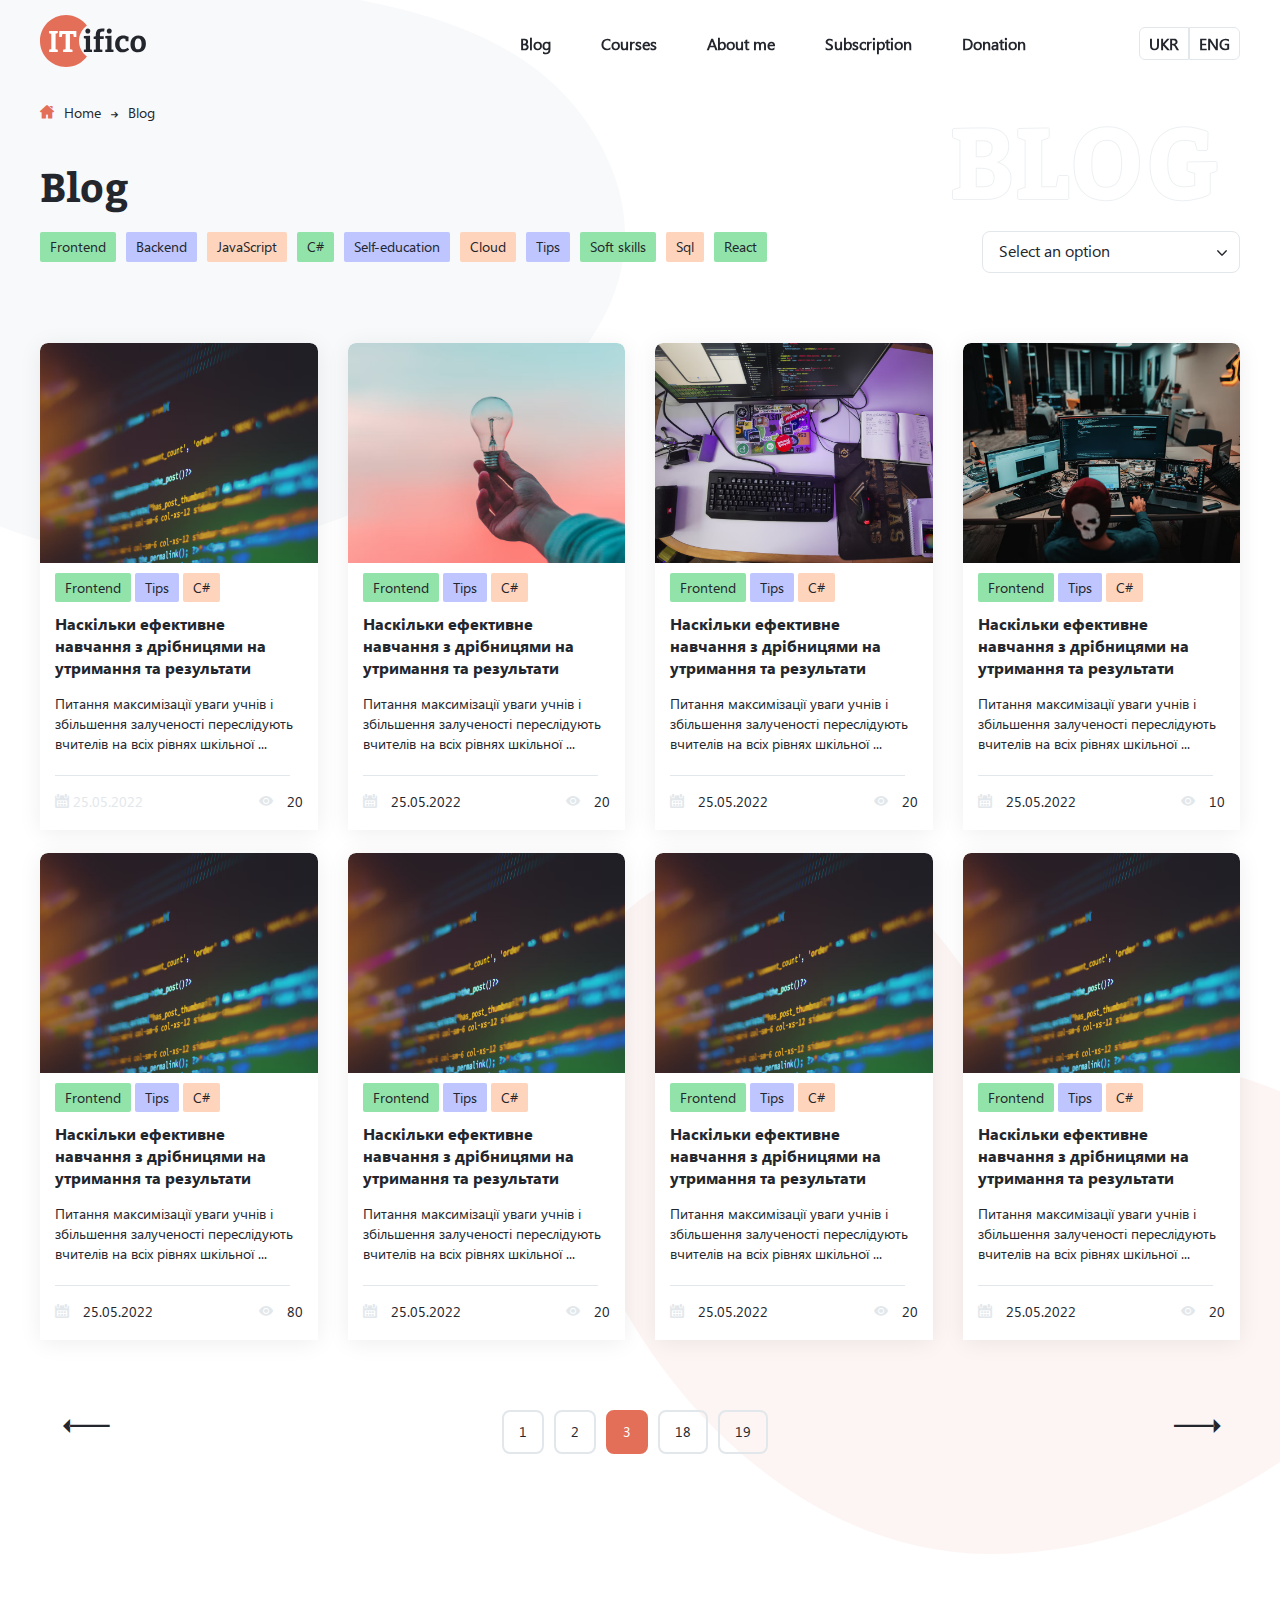
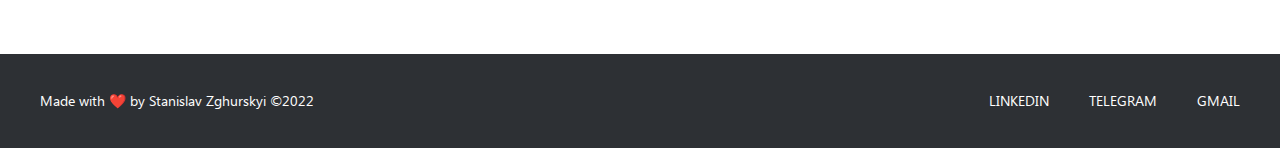
<file: blog.html>
<!DOCTYPE html>
<html lang="en">
<head>
    <meta charset="UTF-8">
    <meta http-equiv="X-UA-Compatible" content="IE=edge">
    <meta name="viewport" content="width=device-width, initial-scale=1.0">
    <title>ITifico-Blog</title>
    <link rel="stylesheet" href="swiper@8.2.2/swiper-bundle.min.css">
    <link rel="stylesheet" href="css/style.css">
</head>
<body>
    <div class="page">
        <div class="overlay"></div>
<header class="header">
    <div class="wrapper">
        <div class="header__wrapper">
            <div class="header__logo">
                <a href="/" class="header__logo-link">
                    <img src="img/svg/logo-homepage.svg" alt="ITIfico" class="header__logo-pic">
                </a>
            </div>
            <nav class="header__nav">
                <ul class="header__list">
                    <li class="header__item">
                        <a href="#!" class="header__link">Blog</a>
                    </li>
                    <li class="header__item">
                        <a href="#!" class="header__link">Courses</a>
                    </li>
                    <li class="header__item">
                        <a href="#!" class="header__link">About me</a>
                    </li>
                    <li class="header__item">
                        <a href="#!" class="header__link">Subscription</a>
                    </li>
                    <li class="header__item">
                        <a href="#!" class="header__link">Donation</a>
                    </li>
                </ul>
                <div class="header__bottom-mobile">
                    <ul class="header__bottom-list">
                        <li class="soial__media-item">
                            <a href="#!" class="soial__media-item-link">Linkedin</a>
                        </li>
                        <li class="soial__media-item">
                            <a href="#!" class="soial__media-item-link">Telegram</a>
                        </li>
                        <li class="soial__media-item">
                            <a href="#!" class="soial__media-item-link">Gmail</a>
                        </li>
                    </ul>
                </div>
                <div class="header__nav-close">
                    <span class="header__nav-close-line"></span>
                    <span class="header__nav-close-line"></span>
                </div>
            </nav>
            <div class="header__burger burger">
                <span class="burger__line burger__line_first"></span>
                <span class="burger__line burger__line_sec"></span>
                <span class="burger__line burger__line_third"></span>
            </div>
            <div class="header__lang">
                <a class="btn__lang btn__lang-ukr">ukr</a>
                <a  class="btn__lang btn__lang-eng">eng</a>
            </div>
        </div>
    </div>
</header>        <main>
            <section class="blog content-section">
                <div class="backgroud-intro">
                    <img src="img/svg/intro-figure.svg" alt="ITifico">
                </div>
                <div class="background_blog">
                    <img src="img/svg/second-section-figure.svg" alt="">
                </div>
                <div class="background__text background__text-intro background__text-blog"><span>Blog</span></div>
                <div class="wrapper">
                    <ul class="breadcrumbs">
                        <li class="home_item">Home</li>
                        <li class="breadcrumbs_item">Blog</li>
                    </ul>
                    <h1 class="title title_blog">
                        Blog
                    </h1>
                    <div class="blog_navigation">
                        <div class="tags_blog">
                            <a href="#!" class="tag_item article-tag article-tag__green">Frontend</a>
                            <a href="#!" class="tag_item article-tag article-tag__blue-light">Backend</a>
                            <a href="#!" class="tag_item article-tag article-tag__powder">JavaScript</a>
                            <a href="#!" class="tag_item article-tag article-tag__green">C#</a>
                            <a href="#!" class="tag_item article-tag article-tag__blue-light">Self-education</a>
                            <a href="#!" class="tag_item article-tag article-tag__powder">Cloud</a>
                            <a href="#!" class="tag_item article-tag article-tag__blue-light">Tips</a>
                            <a href="#!" class="tag_item article-tag article-tag__green">Soft skills</a>
                            <a href="#!" class="tag_item article-tag article-tag__powder">Sql</a>
                            <a href="#!" class="tag_item article-tag article-tag__green">React</a>
                        </div>
                        <form action="" class="blog__sort">
                            <div class="select_wrapper">
                                <select name="blogSelect" id="blogSelect" >
                                    <option value="1">Select an option</option>
                                    <option value="2">first point</option>
                                    <option value="3">second point</option>
                                    <option value="4">third point</option>
                                </select>
                            </div>
                        </form>
                    </div>
                    <div class="slider__slider blog_articles">
                        
                        <div class="blog_wrapper">
<div class="blog__card-item">
    <div class="blog__card-wrapper">
        <div class="blog__card-pic">
            <img src="img/article-1.png" alt="More articles" class="slider__article-img">
        </div>
        <div class="blog__card-short-info">
            <div class="blog__card-tags">
                <a href="#!" class="article-tag article-tag__green">Frontend</a>
                <a href="#!" class="article-tag article-tag__blue-light">Tips</a>
                <a href="#!" class="article-tag article-tag__powder">C#</a>
            </div>
            <div class="blog__card-content">
                <h5 class="blog__card-title">
                    Наскільки ефективне навчання з дрібницями на утримання та результати
                </h5>
                <p class="blog__card-short-desc">
                    Питання максимізації уваги учнів і збільшення залученості 
                    переслідують вчителів на всіх рівнях шкільної ...
                </p>
            </div>
            <div class="blog__card-info">
                <div class="blog__card-date _icon-calendar">
                    25.05.2022
                </div>
                <div class="blog__card-seen"><span class="_icon-eye"></span>
                    20
                </div>
            </div>
        </div>
    </div>
</div>
<div class="blog__card-item">
    <div class="blog__card-wrapper">
        <div class="blog__card-pic">
            <img src="img/article-2.png" alt="More articles" class="slider__article-img">
        </div>
        <div class="blog__card-short-info">
            <div class="blog__card-tags">
                <a href="#!" class="article-tag article-tag__green">Frontend</a>
                <a href="#!" class="article-tag article-tag__blue-light">Tips</a>
                <a href="#!" class="article-tag article-tag__powder">C#</a>
            </div>
            <div class="blog__card-content">
                <h5 class="blog__card-title">
                    Наскільки ефективне навчання з дрібницями на утримання та результати
                </h5>
                <p class="blog__card-short-desc">
                    Питання максимізації уваги учнів і збільшення залученості 
                    переслідують вчителів на всіх рівнях шкільної ...
                </p>
            </div>
            <div class="blog__card-info">
                <div class="blog__card-date"><span class="_icon-calendar"></span>
                    25.05.2022
                </div>
                <div class="blog__card-seen"><span class="_icon-eye"></span>
                    20
                </div>
            </div>
        </div>
    </div>
</div>
<div class="blog__card-item">
    <div class="blog__card-wrapper">
        <div class="blog__card-pic">
            <img src="img/article-3.png" alt="More articles" class="slider__article-img">
        </div>
        <div class="blog__card-short-info">
            <div class="blog__card-tags">
                <a href="#!" class="article-tag article-tag__green">Frontend</a>
                <a href="#!" class="article-tag article-tag__blue-light">Tips</a>
                <a href="#!" class="article-tag article-tag__powder">C#</a>
            </div>
            <div class="blog__card-content">
                <h5 class="blog__card-title">
                    Наскільки ефективне навчання з дрібницями на утримання та результати
                </h5>
                <p class="blog__card-short-desc">
                    Питання максимізації уваги учнів і збільшення залученості 
                    переслідують вчителів на всіх рівнях шкільної ...
                </p>
            </div>
            <div class="blog__card-info">
                <div class="blog__card-date"><span class="_icon-calendar"></span>
                    25.05.2022
                </div>
                <div class="blog__card-seen"><span class="_icon-eye"></span>
                    20
                </div>
            </div>
        </div>
    </div>
</div>
<div class="blog__card-item">
    <div class="blog__card-wrapper">
        <div class="blog__card-pic">
            <img src="img/article-4.png" alt="More articles" class="slider__article-img">
        </div>
        <div class="blog__card-short-info">
            <div class="blog__card-tags">
                <a href="#!" class="article-tag article-tag__green">Frontend</a>
                <a href="#!" class="article-tag article-tag__blue-light">Tips</a>
                <a href="#!" class="article-tag article-tag__powder">C#</a>
            </div>
            <div class="blog__card-content">
                <h5 class="blog__card-title">
                    Наскільки ефективне навчання з дрібницями на утримання та результати
                </h5>
                <p class="blog__card-short-desc">
                    Питання максимізації уваги учнів і збільшення залученості 
                    переслідують вчителів на всіх рівнях шкільної ...
                </p>
            </div>
            <div class="blog__card-info">
                <div class="blog__card-date"><span class="_icon-calendar"></span>
                    25.05.2022
                </div>
                <div class="blog__card-seen"><span class="_icon-eye"></span>
                    10
                </div>
            </div>
        </div>
    </div>
</div>
<div class="blog__card-item">
    <div class="blog__card-wrapper">
        <div class="blog__card-pic">
            <img src="img/article-1.png" alt="More articles" class="slider__article-img">
        </div>
        <div class="blog__card-short-info">
            <div class="blog__card-tags">
                <a href="#!" class="article-tag article-tag__green">Frontend</a>
                <a href="#!" class="article-tag article-tag__blue-light">Tips</a>
                <a href="#!" class="article-tag article-tag__powder">C#</a>
            </div>
            <div class="blog__card-content">
                <h5 class="blog__card-title">
                    Наскільки ефективне навчання з дрібницями на утримання та результати
                </h5>
                <p class="blog__card-short-desc">
                    Питання максимізації уваги учнів і збільшення залученості 
                    переслідують вчителів на всіх рівнях шкільної ...
                </p>
            </div>
            <div class="blog__card-info">
                <div class="blog__card-date"><span class="_icon-calendar"></span>
                    25.05.2022
                </div>
                <div class="blog__card-seen"><span class="_icon-eye"></span>
                    80
                </div>
            </div>
        </div>
    </div>
</div>
<div class="blog__card-item">
    <div class="blog__card-wrapper">
        <div class="blog__card-pic">
            <img src="img/article-1.png" alt="More articles" class="slider__article-img">
        </div>
        <div class="blog__card-short-info">
            <div class="blog__card-tags">
                <a href="#!" class="article-tag article-tag__green">Frontend</a>
                <a href="#!" class="article-tag article-tag__blue-light">Tips</a>
                <a href="#!" class="article-tag article-tag__powder">C#</a>
            </div>
            <div class="blog__card-content">
                <h5 class="blog__card-title">
                    Наскільки ефективне навчання з дрібницями на утримання та результати
                </h5>
                <p class="blog__card-short-desc">
                    Питання максимізації уваги учнів і збільшення залученості 
                    переслідують вчителів на всіх рівнях шкільної ...
                </p>
            </div>
            <div class="blog__card-info">
                <div class="blog__card-date"><span class="_icon-calendar"></span>
                    25.05.2022
                </div>
                <div class="blog__card-seen"><span class="_icon-eye"></span>
                    20
                </div>
            </div>
        </div>
    </div>
</div>
<div class="blog__card-item">
    <div class="blog__card-wrapper">
        <div class="blog__card-pic">
            <img src="img/article-1.png" alt="More articles" class="slider__article-img">
        </div>
        <div class="blog__card-short-info">
            <div class="blog__card-tags">
                <a href="#!" class="article-tag article-tag__green">Frontend</a>
                <a href="#!" class="article-tag article-tag__blue-light">Tips</a>
                <a href="#!" class="article-tag article-tag__powder">C#</a>
            </div>
            <div class="blog__card-content">
                <h5 class="blog__card-title">
                    Наскільки ефективне навчання з дрібницями на утримання та результати
                </h5>
                <p class="blog__card-short-desc">
                    Питання максимізації уваги учнів і збільшення залученості 
                    переслідують вчителів на всіх рівнях шкільної ...
                </p>
            </div>
            <div class="blog__card-info">
                <div class="blog__card-date"><span class="_icon-calendar"></span>
                    25.05.2022
                </div>
                <div class="blog__card-seen"><span class="_icon-eye"></span>
                    20
                </div>
            </div>
        </div>
    </div>
</div>
<div class="blog__card-item">
    <div class="blog__card-wrapper">
        <div class="blog__card-pic">
            <img src="img/article-1.png" alt="More articles" class="slider__article-img">
        </div>
        <div class="blog__card-short-info">
            <div class="blog__card-tags">
                <a href="#!" class="article-tag article-tag__green">Frontend</a>
                <a href="#!" class="article-tag article-tag__blue-light">Tips</a>
                <a href="#!" class="article-tag article-tag__powder">C#</a>
            </div>
            <div class="blog__card-content">
                <h5 class="blog__card-title">
                    Наскільки ефективне навчання з дрібницями на утримання та результати
                </h5>
                <p class="blog__card-short-desc">
                    Питання максимізації уваги учнів і збільшення залученості 
                    переслідують вчителів на всіх рівнях шкільної ...
                </p>
            </div>
            <div class="blog__card-info">
                <div class="blog__card-date"><span class="_icon-calendar"></span>
                    25.05.2022
                </div>
                <div class="blog__card-seen"><span class="_icon-eye"></span>
                    20
                </div>
            </div>
        </div>
    </div>
</div>                        </div>
                        <div class="blog_pagination">
                            <ul class="blog_pagination-list">
                                <li class="pagination_item"><a class="pagination_item-link" href="#!">1</a></li>
                                <li class="pagination_item"><a class="pagination_item-link" href="#!">2</a></li>
                                <li class="pagination_item active"><a class="pagination_item-link" href="#!">3</a></li>
                                <li class="pagination_item"><a class="pagination_item-link" href="#!">18</a></li>
                                <li class="pagination_item"><a class="pagination_item-link" href="#!">19</a></li>
                            </ul>
                            <div class="button-next _icon-arrow-left"></div>
                            <div class="button-prev _icon-arrow-right"></div>
                        </div>
                        
                    </div>
                </div>
            </section>
        </main>
<footer class="footer">
    <div class="wrapper">
        <div class="footer__content">
            <div class="copyright">
                Made with ❤️ by Stanislav Zghurskyi ©2022 
            </div>
            <div class="header__bottom">
                <ul class="header__bottom-list">
                    <li class="soial__media-item">
                        <a href="#!" class="soial__media-item-link">Linkedin</a>
                    </li>
                    <li class="soial__media-item">
                        <a href="#!" class="soial__media-item-link">Telegram</a>
                    </li>
                    <li class="soial__media-item">
                        <a href="#!" class="soial__media-item-link">Gmail</a>
                    </li>
                </ul>
            </div>
        </div>
    </div>
</footer>    </div>
<script src="swiper@8.2.2/swiper-bundle.min.js"></script>
<script src="js/main.js"></script>
</body>
</html>
</file>
<file: css/style.css>
/***
    The new CSS reset - version 1.6.1 (last updated 25.5.2022)
    GitHub page: https://github.com/elad2412/the-new-css-reset
***/
/*
    Remove all the styles of the "User-Agent-Stylesheet", except for the 'display' property
    - The "symbol *" part is to solve Firefox SVG sprite bug
 */
*:where(:not(html, iframe, canvas, img, svg, video):not(svg *, symbol *)) {
  all: unset;
  display: revert;
}

/* Preferred box-sizing value */
*,
*::before,
*::after {
  -webkit-box-sizing: border-box;
          box-sizing: border-box;
}

/* Reapply the pointer cursor for anchor tags */
a, button {
  cursor: revert;
}

/* Remove list styles (bullets/numbers) */
ol, ul, menu {
  list-style: none;
}

/* For images to not be able to exceed their container */
img {
  max-width: 100%;
}

/* removes spacing between cells in tables */
table {
  border-collapse: collapse;
}

/* revert the 'white-space' property for textarea elements on Safari */
textarea {
  white-space: revert;
}

/* minimum style to allow to style meter element */
meter {
  -webkit-appearance: revert;
  -moz-appearance: revert;
       appearance: revert;
}

/* reset default text opacity of input placeholder */
::-webkit-input-placeholder {
  color: unset;
}
::-moz-placeholder {
  color: unset;
}
:-ms-input-placeholder {
  color: unset;
}
::-ms-input-placeholder {
  color: unset;
}
::placeholder {
  color: unset;
}

/* fix the feature of 'hidden' attribute.
   display:revert; revert to element instead of attribute */
:where([hidden]) {
  display: none;
}

/* revert for bug in Chromium browsers
   - fix for the content editable attribute will work properly. */
:where([contenteditable]:not([contenteditable=false])) {
  -moz-user-modify: read-write;
  -webkit-user-modify: read-write;
  overflow-wrap: break-word;
  -webkit-line-break: after-white-space;
}

/* apply back the draggable feature - exist only in Chromium and Safari */
:where([draggable=true]) {
  -webkit-user-drag: element;
}

@font-face {
  font-family: "SegoeUI";
  font-style: normal;
  font-weight: normal;
  src: local("SegoeUI"), url("../../fonts/SegoeUI.woff2") format("woff2");
  src: local("SegoeUI"), url("../../fonts/SegoeUI.woff") format("woff");
}
@font-face {
  font-family: "SegoeUI-Italic";
  font-style: normal;
  font-weight: normal;
  src: local("SegoeUI-Italic"), url("../../fonts/SegoeUI-Italic.woff2") format("woff2");
  src: local("SegoeUI-Italic"), url("../../fonts/SegoeUI-Italic.woff") format("woff");
}
@font-face {
  font-family: "SegoeUI-Bold";
  font-style: normal;
  font-weight: normal;
  src: local("SegoeUI-Bold"), url("../../fonts/SegoeUI-Bold.woff2") format("woff2");
  src: local("SegoeUI-Bold"), url("../../fonts/SegoeUI-Bold.woff") format("woff");
}
@font-face {
  font-family: "SegoeUI-SemiBold";
  font-style: normal;
  font-weight: normal;
  src: local("SegoeUI-SemiBold"), url("../../fonts/SegoeUI-SemiBold.woff2") format("woff2");
  src: local("SegoeUI-SemiBold"), url("../../fonts/SegoeUI-SemiBold.woff") format("woff");
}
@font-face {
  font-family: "Bitter-Bold";
  font-style: normal;
  font-weight: normal;
  src: local("Bitter-Bold"), url("../fonts/Bitter-Bold.woff2") format("woff2");
  src: local("Bitter-Bold"), url("../fonts/Bitter-Bold.woff") format("woff");
}
@font-face {
  font-family: "Bitter-Regular";
  font-style: normal;
  font-weight: normal;
  src: local("Bitter-Regular"), url("../fonts/Bitter-Regular.woff2") format("woff2");
  src: local("Bitter-Regular"), url("../fonts/Bitter-Regular.woff") format("woff");
}
@font-face {
  font-family: "Consolas";
  font-style: normal;
  font-weight: normal;
  src: local("Consolas"), url("../../fonts/Consolas.woff2") format("woff2");
  src: local("Consolas"), url("../../fonts/Consolas.woff") format("woff");
}
@font-face {
  font-family: "icons-it";
  src: url("../fonts/icon-it/icons-it.eot?2w3ay4");
  src: url("../fonts/icon-it/icons-it.eot?2w3ay4#iefix") format("embedded-opentype"), url("../fonts/icon-it/icons-it.ttf?2w3ay4") format("truetype"), url("../fonts/icon-it/icons-it.woff?2w3ay4") format("woff"), url("../fonts/icon-it/icons-it.svg?2w3ay4#icons-it") format("svg");
  font-weight: normal;
  font-style: normal;
  font-display: block;
}
[class^=_icon-]::before,
[class*=" _icon-"]::before {
  /* use !important to prevent issues with browser extensions that change fonts */
  font-family: "icons-it" !important;
  speak: never;
  font-style: normal;
  font-weight: normal;
  font-variant: normal;
  text-transform: none;
  line-height: 1;
  /* Better Font Rendering =========== */
  -webkit-font-smoothing: antialiased;
  -moz-osx-font-smoothing: grayscale;
}

._icon-facebook:before {
  content: "\e90a";
}

._icon-ln:before {
  content: "\e90b";
}

._icon-twitter:before {
  content: "\e90c";
}

._icon-arrow-down:before {
  content: "\e900";
}

._icon-arrow-left:before {
  content: "\e901";
}

._icon-arrow-next:before {
  content: "\e902";
}

._icon-arrow-right:before {
  content: "\e903";
}

._icon-calendar:before {
  content: "\e904";
}

._icon-call:before {
  content: "\e905";
}

._icon-eye:before {
  content: "\e906";
}

._icon-home:before {
  content: "\e907";
}

._icon-mail:before {
  content: "\e908";
}

._icon-user:before {
  content: "\e909";
}

html {
  height: 100%;
  -webkit-box-sizing: border-box;
  box-sizing: border-box;
}

*, *::before, *::after {
  -webkit-box-sizing: inherit;
  box-sizing: inherit;
}

body {
  height: 100%;
  font-family: "SegoeUI";
  font-style: normal;
  font-size: 14px;
  line-height: 20px;
  font-weight: normal;
  color: #23262D;
  position: relative;
}

.page {
  min-height: 100%;
  display: -webkit-box;
  display: -ms-flexbox;
  display: flex;
  -webkit-box-orient: vertical;
  -webkit-box-direction: normal;
      -ms-flex-direction: column;
          flex-direction: column;
}

ul li {
  list-style-type: none;
}

img {
  max-width: 100%;
  height: auto;
}

.main__title {
  font-family: "Bitter-Bold";
  font-size: 50px;
  font-weight: 700;
  line-height: 60px;
}

.title {
  font-family: "Bitter-Bold";
  font-size: 40px;
  font-weight: 700;
  line-height: 50px;
}

.blog__card-title {
  font-family: "SegoeUI-Bold";
  font-size: 16px;
  font-weight: 700;
  line-height: 22px;
  margin-bottom: 15px;
  -webkit-transition: 0.5s all;
  transition: 0.5s all;
  cursor: pointer;
}

.title_h3 {
  font-family: "Bitter-Bold";
  font-size: 30px;
  font-weight: 700;
  line-height: 36px;
}

.title_h4 {
  font-family: "SegoeUI-Bold";
  font-size: 24px;
  font-weight: 700;
  line-height: 24px;
}

.blog__card-title:hover {
  color: #E36F59;
  text-decoration: underline;
}

.btn-red {
  cursor: pointer;
  padding: 20px 35px;
  border-radius: 8px;
  background-color: #E36F59;
  color: #fff;
}

.btn-red:hover,
.btn-outline:hover {
  -webkit-box-shadow: 0px 14px 14px 0px rgba(190, 39, 39, 0.1411764706);
          box-shadow: 0px 14px 14px 0px rgba(190, 39, 39, 0.1411764706);
}

.btn-red:active,
.btn-outline:active {
  background-color: #C7523C;
}

.btn-outline {
  cursor: pointer;
  padding: 20px 35px;
  border-radius: 8px;
  background-color: #fff;
  color: #E36F59;
  border: 2px solid #E36F59;
}

.wrapper {
  max-width: 1230px;
  margin: 0 auto;
  padding: 0 15px;
}

.overlay {
  -webkit-transition: 0.2s all linear;
  transition: 0.2s all linear;
}

.overlay-active {
  position: absolute;
  height: 100%;
  width: 100%;
  background-color: #23262D;
  opacity: 0.5;
}

.header {
  font-size: 16px;
  font-weight: 600;
  line-height: 21px;
  position: fixed;
  top: 0;
  left: 0;
  width: 100%;
  -webkit-transition: 0.2s linear;
  transition: 0.2s linear;
  z-index: 999;
}

.header__active {
  background: #fff;
}

.header__wrapper {
  display: -webkit-box;
  display: -ms-flexbox;
  display: flex;
  -ms-flex-wrap: wrap;
      flex-wrap: wrap;
  -webkit-box-align: center;
      -ms-flex-align: center;
          align-items: center;
  -webkit-box-pack: start;
      -ms-flex-pack: start;
          justify-content: flex-start;
  margin: 15px auto;
}

.header__logo {
  width: 40%;
}

.header__nav {
  width: 50%;
}

.header__lang {
  width: 10%;
  -ms-grid-column-align: end;
      justify-self: end;
}

.header__list {
  display: -webkit-box;
  display: -ms-flexbox;
  display: flex;
  -ms-flex-wrap: wrap;
      flex-wrap: wrap;
}

.header__item {
  margin-right: 50px;
}

.header__item:last-child {
  margin-right: 0;
}

.header__link:hover, .header__link:focus, .header__link:active {
  color: #E36F59;
}

.header__lang {
  display: -webkit-box;
  display: -ms-flexbox;
  display: flex;
  -ms-flex-wrap: nowrap;
      flex-wrap: nowrap;
  -webkit-box-pack: end;
      -ms-flex-pack: end;
          justify-content: flex-end;
}

.btn__lang {
  text-transform: uppercase;
  border: 1px solid #E2E7EB;
  padding: 5px 9px;
  -webkit-transition: 0.5s all;
  transition: 0.5s all;
  cursor: pointer;
}

.btn__lang:active, .btn__lang:focus, .btn__lang:hover {
  background-color: #E36F59;
  color: #fff;
}

.btn__lang-eng {
  border-radius: 0 6px 6px 0;
}

.btn__lang-ukr {
  border-radius: 6px 0px 0px 6px;
}

.header__bottom-mobile {
  display: none;
}

.header__burger {
  padding: 8px 6px;
  width: 34px;
  height: 34px;
  position: relative;
  background: #E36F59;
  border-radius: 4px;
  display: none;
}

.burger__line {
  display: block;
  width: 70%;
  position: absolute;
  height: 2px;
  background: #fff;
  left: 5px;
}

.burger__line_first {
  top: 8px;
}

.burger__line_sec {
  top: 50%;
  -webkit-transform: translateY(-50%);
  transform: translateY(-50%);
}

.burger__line_third {
  bottom: 8px;
}

@media screen and (max-width: 1156px) {
  .header__wrapper {
    -webkit-box-pack: justify;
        -ms-flex-pack: justify;
            justify-content: space-between;
  }

  .header__logo {
    width: 20%;
  }

  .header__nav {
    width: 70%;
  }
}
@media screen and (max-width: 820px) {
  .header__logo {
    width: 10%;
  }
}
@media screen and (max-width: 767.98px) {
  .header__wrapper {
    -webkit-box-pack: justify;
        -ms-flex-pack: justify;
            justify-content: space-between;
    padding-bottom: 10px;
    z-index: 11;
  }

  .header__logo {
    width: auto;
    max-width: 72px;
    z-index: 11;
  }

  .header__bottom-mobile {
    display: block;
  }

  .header__burger {
    display: block;
    -webkit-box-ordinal-group: 3;
        -ms-flex-order: 2;
            order: 2;
  }

  .header__list {
    padding-bottom: 30px;
    border-bottom: 1px solid #E2E7EB;
  }

  .header__bottom-list {
    display: -webkit-box;
    display: -ms-flexbox;
    display: flex;
    -webkit-box-pack: justify;
        -ms-flex-pack: justify;
            justify-content: space-between;
    -webkit-box-align: center;
        -ms-flex-align: center;
            align-items: center;
    padding: 30px 15px;
  }
  .header__bottom-list .soial__media-item .soial__media-item-link {
    text-transform: uppercase;
    -webkit-transition: 0.5 all ease;
    transition: 0.5 all ease;
  }

  .soial__media-item-link:hover {
    color: #E36F59;
  }

  .header__nav-close {
    padding: 8px 6px;
    width: 34px;
    height: 34px;
    background-color: #E36F59;
    position: absolute;
    top: 15px;
    right: 15px;
    z-index: 11;
    border-radius: 4px;
  }

  .header__nav-close-line {
    display: block;
    width: 70%;
    height: 2px;
    background-color: #fff;
    position: absolute;
    top: 50%;
    left: 5px;
  }

  .header__nav-close-line:first-child {
    -webkit-transform: translateY(-50%) rotate(45deg);
    transform: translateY(-50%) rotate(45deg);
  }

  .header__nav-close-line:last-child {
    -webkit-transform: translateY(-50%) rotate(-45deg);
    transform: translateY(-50%) rotate(-45deg);
  }

  .header__nav {
    height: 380px;
    width: 100%;
    background-color: #fff;
    position: fixed;
    left: 0;
    top: 0;
    padding: 95px 0 30px 0;
    z-index: 10;
    -webkit-transform: translateX(100%);
    transform: translateX(100%);
    -webkit-transition: 0.2s all linear;
    transition: 0.2s all linear;
    border-radius: 0px 0px 10px 10px;
  }

  .header__nav-active::before {
    position: absolute;
    content: "";
    background-color: #E2E7EB;
    margin: 0 15px;
    width: 95%;
    height: 1px;
    top: 65px;
    left: 0;
  }

  .header__nav-active {
    -webkit-transform: translateY(0);
    transform: translateY(0);
  }

  .header__item {
    width: 100%;
    margin-right: 0;
    /*  margin-bottom: 15px; */
    padding: 7.5px 15px;
    -webkit-transition: 0.5 all;
    transition: 0.5 all;
  }

  .header__item:hover,
.header__item:focus,
.header__item:active {
    background-color: #E36F59;
    color: #fff;
  }

  /* .header__item:last-child {
      margin-bottom: 0;
  } */
  .header__lang {
    width: auto;
  }

  .btn__lang {
    -webkit-box-ordinal-group: 4;
        -ms-flex-order: 3;
            order: 3;
    z-index: 11;
  }
}
main {
  -webkit-box-flex: 1;
      -ms-flex: 1 1 auto;
          flex: 1 1 auto;
}

.breadcrumbs {
  margin-bottom: 36px;
  display: -webkit-box;
  display: -ms-flexbox;
  display: flex;
  -webkit-box-align: center;
      -ms-flex-align: center;
          align-items: center;
  -webkit-box-pack: start;
      -ms-flex-pack: start;
          justify-content: flex-start;
}
.breadcrumbs .home_item:before {
  content: "\e907";
  font-family: "icons-it";
  color: #E36F59;
  margin-right: 10px;
}
.breadcrumbs .breadcrumbs_item {
  margin-top: 3px;
}
.breadcrumbs .breadcrumbs_item:before {
  content: "\e902";
  font-family: "icons-it";
  color: #23262D;
  font-size: 7px;
  margin: 0 10px;
}

.content-section {
  padding-top: 100px;
  position: relative;
}

.intro {
  margin-bottom: 123px;
}
.intro .wrapper__intro {
  display: -webkit-box;
  display: -ms-flexbox;
  display: flex;
  -ms-flex-wrap: wrap;
      flex-wrap: wrap;
}
.intro .wrapper__intro .intro__content {
  width: 50%;
  z-index: 10;
}
.intro .wrapper__intro .intro__image {
  z-index: 10;
  width: 50%;
}
.intro .wrapper__intro .intro__image .intro__button {
  display: none;
}

.backgroud-intro {
  width: 30%;
}
.backgroud-intro img {
  position: absolute;
  top: -150px;
  left: -250px;
  z-index: -1;
}

.background__text {
  position: absolute;
  font-family: "Bitter-Bold";
  font-size: 100px;
  font-weight: 900;
  line-height: 156px;
  text-transform: uppercase;
  color: #fff;
  opacity: 0.6;
}

.background__text-intro {
  text-shadow: -1px 0 #E2E7EB, 0 1px #E2E7EB, 1px 0 #E2E7EB, 0 -1px #E2E7EB;
  color: #fff;
  z-index: 10;
}

.background__text-first {
  left: 22%;
  top: 55%;
}

.background__text-third {
  left: 85%;
  top: 9%;
}

.background__text-sec {
  display: none;
}

.intro__title {
  padding-top: 125px;
  margin-bottom: 20px;
  z-index: 8;
}
.intro__title span {
  color: #E36F59;
}

.intro__desc {
  margin-bottom: 60px;
  width: 65%;
  z-index: 8;
}

.intro__button {
  margin-bottom: 90px;
}
.intro__button span {
  font-size: 11px;
  margin-left: 5px;
}

.articles {
  padding-bottom: 60px;
  position: relative;
  overflow: hidden;
}
.articles .background_articles img {
  position: absolute;
  top: 0;
  right: -5%;
}

.title__section {
  display: -webkit-box;
  display: -ms-flexbox;
  display: flex;
  -ms-flex-wrap: wrap;
      flex-wrap: wrap;
  -webkit-box-pack: justify;
      -ms-flex-pack: justify;
          justify-content: space-between;
  -webkit-box-align: center;
      -ms-flex-align: center;
          align-items: center;
  margin-bottom: 40px;
}

.rectangle {
  position: relative;
}
.rectangle::before {
  content: "";
  position: absolute;
  border-radius: 4px;
  z-index: -1;
  height: 16px;
  width: 100%;
  background-color: #E36F59;
  opacity: 50%;
  bottom: 10%;
  z-index: 10;
}

.rectangle-left::before {
  left: -10%;
}

.btn-articles {
  padding: 15px 30px;
}

.slider__articles {
  height: 556px;
}

.slider__wrapper {
  -webkit-transition: -webkit-transform 0.5s;
  transition: -webkit-transform 0.5s;
  transition: transform 0.5s;
  transition: transform 0.5s, -webkit-transform 0.5s;
  will-change: transition;
}

.blog__card-wrapper {
  -webkit-box-shadow: 0px 3px 23px 0px rgba(0, 0, 0, 0.0705882353);
          box-shadow: 0px 3px 23px 0px rgba(0, 0, 0, 0.0705882353);
  border-radius: 8px;
}

.courses {
  padding-bottom: 130px;
  padding-top: 140px;
  position: relative;
}
.courses .background_courses .background_courses-left {
  position: absolute;
  top: -10%;
  left: -10%;
}
.courses .background_courses .background_courses-right {
  position: absolute;
  bottom: 0;
  right: 0;
}

.title_courses {
  z-index: 10;
}

.slider__courses {
  height: 370px;
}

.courses_item {
  position: relative;
}

.courses_item-wrapper {
  border-radius: 8px;
  padding: 30px 25px 25px 20px;
  display: -webkit-box;
  display: -ms-flexbox;
  display: flex;
  -webkit-box-orient: vertical;
  -webkit-box-direction: normal;
      -ms-flex-direction: column;
          flex-direction: column;
}

.courses_item-first {
  background-color: #CCC1F6;
}

.color-first {
  color: #CCC1F6;
}

.courses_item-sec {
  background-color: #E7EEF3;
}

.color-sec {
  color: #E7EEF3;
}

.courses_item-third {
  background-color: #FFD4BC;
}

.color-third {
  color: #FFD4BC;
}

.courses_item-title {
  margin-bottom: 20px;
}

.courses_item-desc {
  margin-bottom: 10px;
}

.courses_item-more {
  cursor: pointer;
  font-family: "Bitter-Regular";
  font-size: 16px;
  font-weight: 600;
  line-height: 19px;
  -ms-flex-item-align: end;
      align-self: flex-end;
}

.courses_item-more:hover,
.courses_item-more:active,
.courses_item-more:focus {
  text-decoration: underline;
}

.courses_item-text {
  right: 20px;
  top: -20px;
  text-shadow: -1px 0 #fff, 0 1px #fff, 1px 0 #fff, 0 -1px #fff;
}

.blog__card-pic {
  width: 100%;
  height: 220px;
  overflow: hidden;
  display: -webkit-box;
  display: -ms-flexbox;
  display: flex;
  -webkit-box-align: center;
      -ms-flex-align: center;
          align-items: center;
  -webkit-box-pack: center;
      -ms-flex-pack: center;
          justify-content: center;
  border-radius: 8px 8px 0 0;
}

.slider__article-img {
  width: 100%;
  height: 100%;
  border-radius: 8px 8px 0 0;
  -o-object-fit: cover;
     object-fit: cover;
}

.blog__card-short-info {
  padding: 15px 15px 18px 15px;
  background-color: #fff;
}

.blog__card-tags {
  margin-bottom: 15px;
}

.article-tag {
  padding: 5px 10px;
  border-radius: 2px;
}

.article-tag__green {
  background-color: #92E3A9;
}

.article-tag__blue-light {
  background-color: #BEC5FF;
}

.article-tag__powder {
  background-color: #FFD4BC;
}

.blog__card-short-desc {
  margin-bottom: 22px;
}

.blog__card-content {
  position: relative;
  margin-bottom: 38px;
}

.blog__card-content::after {
  position: absolute;
  content: "";
  height: 1px;
  width: 95%;
  background-color: #E2E7EB;
  bottom: -22px;
  left: 0;
  text-align: center;
}

.blog__card-info {
  display: -webkit-box;
  display: -ms-flexbox;
  display: flex;
  -webkit-box-pack: justify;
      -ms-flex-pack: justify;
          justify-content: space-between;
}

._icon-calendar,
._icon-eye {
  color: #E2E7EB;
  margin-right: 10px;
}

.slider__slider {
  position: relative;
}
.slider__slider .swiper-pagination .swiper-pagination-bullet {
  height: 8px;
  width: 8px;
  background-color: #E36F59;
}
.slider__slider .swiper-pagination .swiper-pagination-bullet-active {
  width: 14px;
  height: 14px;
  border: 1px solid #E36F59;
  background-color: transparent;
  position: relative;
  top: 4px;
}
.slider__slider .swiper-pagination .swiper-pagination-bullet-active::after {
  content: "";
  height: 8px;
  width: 8px;
  border-radius: 50%;
  background-color: #E36F59;
  position: absolute;
  top: 50%;
  left: 50%;
  margin-right: -50%;
  -webkit-transform: translate(-50%, -50%);
          transform: translate(-50%, -50%);
}
.slider__slider .button-prev,
.slider__slider .button-next {
  position: absolute;
  bottom: 25px;
  color: #23262D;
  z-index: 10;
  cursor: pointer;
  width: 40px;
  height: 12px;
}
.slider__slider .button-prev {
  right: 26px;
}
.slider__slider .button-prev:hover,
.slider__slider .button-prev:focus,
.slider__slider .button-next:hover,
.slider__slider .button-next:focus {
  color: #E36F59;
}
.slider__slider .button-prev:hover::after,
.slider__slider .button-next:hover::after {
  content: "";
  position: absolute;
  width: 55px;
  height: 55px;
  border-radius: 50%;
  border: 1px solid #E36F59;
  bottom: -22.5px;
}
.slider__slider .button-prev:hover::after {
  right: -25px;
}
.slider__slider .button-next {
  left: 23px;
}
.slider__slider .button-next:hover::after {
  right: 8px;
}

.advantages {
  margin-bottom: 30px;
}

.title_advantage {
  text-align: center;
  margin-bottom: 100px;
}

.advantages_wrapper {
  display: -webkit-box;
  display: -ms-flexbox;
  display: flex;
  -ms-flex-wrap: wrap;
      flex-wrap: wrap;
  -webkit-box-flex: 0;
      -ms-flex: 0 0 30%;
          flex: 0 0 30%;
  -webkit-box-pack: justify;
      -ms-flex-pack: justify;
          justify-content: space-between;
  -webkit-box-align: start;
      -ms-flex-align: start;
          align-items: flex-start;
}

.advanteges__item-image {
  margin-bottom: 40px;
  height: 250px;
}
.advanteges__item-image img {
  height: 100%;
  -o-object-fit: cover;
     object-fit: cover;
}

.advantages__item-desc {
  font-size: 20px;
  font-weight: 600;
  line-height: 24px;
  text-align: center;
}

.advantages_item {
  width: 30%;
  display: -webkit-box;
  display: -ms-flexbox;
  display: flex;
  -webkit-box-orient: vertical;
  -webkit-box-direction: normal;
      -ms-flex-direction: column;
          flex-direction: column;
}

.newsletter {
  padding-top: 160px;
  padding-bottom: 160px;
  position: relative;
  overflow: hidden;
}
.newsletter .background_newsletter .background_newsletter-left {
  position: absolute;
  top: 0;
  left: -10%;
  z-index: -5;
}
.newsletter .background_newsletter .background_newsletter-right {
  position: absolute;
  bottom: -30%;
  right: -5%;
  z-index: -5;
}

.newsletter_wrapper {
  -webkit-box-shadow: 0px 14px 34px 0px rgba(21, 33, 56, 0.1098039216);
          box-shadow: 0px 14px 34px 0px rgba(21, 33, 56, 0.1098039216);
  border-radius: 20px;
  background-color: #fff;
  padding: 60px 80px;
  z-index: 8;
}

.title_newsletter {
  margin-bottom: 10px;
  z-index: 10;
}

.newsletter_desc {
  margin-bottom: 50px;
}

.newsletter_form {
  display: -webkit-box;
  display: -ms-flexbox;
  display: flex;
  -ms-flex-wrap: wrap;
      flex-wrap: wrap;
  -webkit-box-align: center;
      -ms-flex-align: center;
          align-items: center;
}

.newsletter_input {
  width: 35%;
  margin-right: 30px;
  position: relative;
}
.newsletter_input::before {
  font-family: "icons-it";
  position: absolute;
  top: 0;
  bottom: 0;
  right: 0;
  margin: auto 0;
  width: 35px;
  height: 20px;
}
.newsletter_input::after {
  content: " ";
  position: absolute;
  top: 0;
  bottom: 0;
  right: 15%;
  width: 1px;
  background-color: #E2E7EB;
  height: 84%;
  margin: auto 0;
}
.newsletter_input .newletter_field {
  width: 100%;
  height: 60px;
  border: 1px solid #E2E7EB;
  border-radius: 5px;
  padding: 22px 0 22px 30px;
}

.newsletter_input-name::before {
  content: "\e909";
}

.newsletter_input-mail::before {
  content: "\e908";
}

.newsletter_btn {
  width: 20%;
  padding: 20px 60px;
  position: relative;
  text-align: center;
}
.newsletter_btn::after {
  content: "\e905";
  font-family: "icons-it";
  position: absolute;
  top: 33%;
  right: 30%;
}

.blog {
  margin-bottom: 100px;
}

.background__text-blog {
  right: 60px;
  top: 80px;
}

.blog_navigation {
  display: -webkit-box;
  display: -ms-flexbox;
  display: flex;
  -webkit-box-pack: justify;
      -ms-flex-pack: justify;
          justify-content: space-between;
  -webkit-box-align: center;
      -ms-flex-align: center;
          align-items: center;
}

.tags_blog {
  display: -webkit-box;
  display: -ms-flexbox;
  display: flex;
  -ms-flex-wrap: wrap;
      flex-wrap: wrap;
}

.tag_item {
  margin-bottom: 10px;
  display: block;
  margin-right: 10px;
}
.tag_item:last-child {
  margin-right: 0;
}

.select_wrapper {
  position: relative;
}
.select_wrapper::after {
  content: "";
  background-color: #E2E7EB;
  position: absolute;
  top: 40%;
  right: 5%;
  background: url(../img/svg/arrow-down-sign-to-navigate.svg) no-repeat right center;
  pointer-events: none;
  width: 10px;
  height: 10px;
  cursor: pointer;
}
.select_wrapper select {
  -moz-appearance: none;
       appearance: none;
  -webkit-appearance: none;
  font-family: inherit;
  font-size: 1rem;
  border: 1px solid #E2E7EB;
  padding: 9px 129px 11px 16px;
  border-radius: 8px;
}

.title_blog {
  margin-bottom: 20px;
}

.blog_articles {
  padding-bottom: 100px;
}

.blog_wrapper {
  display: -ms-grid;
  display: grid;
  -ms-grid-columns: 1fr 30px 1fr 30px 1fr 30px 1fr;
  grid-template-columns: repeat(4, 1fr);
  -webkit-column-gap: 30px;
     -moz-column-gap: 30px;
          column-gap: 30px;
  row-gap: 23px;
  margin: 70px 0 70px 0;
}

.background_blog img {
  position: absolute;
  right: 0;
  bottom: 0;
}

.blog_pagination {
  display: -webkit-box;
  display: -ms-flexbox;
  display: flex;
  -webkit-box-pack: center;
      -ms-flex-pack: center;
          justify-content: center;
  -webkit-box-orient: vertical;
  -webkit-box-direction: normal;
      -ms-flex-direction: column;
          flex-direction: column;
  -webkit-box-align: center;
      -ms-flex-align: center;
          align-items: center;
  position: relative;
}

.blog_pagination-list {
  display: -webkit-box;
  display: -ms-flexbox;
  display: flex;
}
.blog_pagination-list .pagination_item {
  margin-right: 10px;
  padding: 10px 15px;
  border: 2px solid #E2E7EB;
  border-radius: 8px;
  color: #23262D;
}
.blog_pagination-list .pagination_item:hover {
  border: 2px solid #E36F59;
  color: #E36F59;
}
.blog_pagination-list .pagination_item.active {
  background-color: #E36F59;
  border: 2px solid #E36F59;
}
.blog_pagination-list .pagination_item.active .pagination_item-link {
  color: #fff;
}

.content-section-article {
  display: -webkit-box;
  display: -ms-flexbox;
  display: flex;
  -ms-flex-wrap: wrap;
      flex-wrap: wrap;
}
.content-section-article .article {
  -webkit-box-flex: 3;
      -ms-flex: 3 3 5%;
          flex: 3 3 5%;
  width: 75%;
}
.content-section-article .aside {
  -webkit-box-flex: 1;
      -ms-flex: 1 1 5%;
          flex: 1 1 5%;
}

.article {
  margin-right: 30px;
}

.article_info {
  display: -webkit-box;
  display: -ms-flexbox;
  display: flex;
  margin-bottom: 40px;
}
.article_info .article_info-date {
  margin-right: 30px;
}
.article_info ._icon-calendar::before {
  color: #E36F59;
}
.article_info ._icon-eye::before {
  color: #E36F59;
}

.article_image {
  margin-bottom: 50px;
}

.article_title {
  margin-bottom: 10px;
}

.article_content-list {
  margin-bottom: 50px;
  margin-left: 20px;
}
.article_content-list li {
  margin-bottom: 10px;
  list-style-type: disc;
}
.article_content-list li:last-child {
  margin-bottom: 0;
}

.article_content-part {
  margin-bottom: 50px;
}

.article_content-grid-two {
  display: -ms-grid;
  display: grid;
  -ms-grid-columns: 1fr 30px 1fr;
  grid-template-columns: repeat(2, 1fr);
  -webkit-column-gap: 30px;
     -moz-column-gap: 30px;
          column-gap: 30px;
  margin-bottom: 40px;
}

.article_content-grid-three {
  display: -ms-grid;
  display: grid;
  -ms-grid-columns: 1fr 30px 1fr 30px 1fr;
  grid-template-columns: repeat(3, 1fr);
  -webkit-column-gap: 30px;
     -moz-column-gap: 30px;
          column-gap: 30px;
  margin-bottom: 40px;
}

.article_content-quote {
  position: relative;
  display: -webkit-box;
  display: -ms-flexbox;
  display: flex;
  -webkit-box-align: center;
      -ms-flex-align: center;
          align-items: center;
  margin-bottom: 50px;
  padding: 36px 40px 43px 40px;
  border-radius: 10px;
  background-color: #EEF0F3;
}
.article_content-quote .quote_athor {
  position: relative;
  margin-right: 40px;
  font-size: 18px;
  font-weight: 700;
  line-height: 26px;
}
.article_content-quote .quote_athor::before {
  content: " ";
  width: 3px;
  height: 40px;
  background-color: #E36F59;
  position: absolute;
  left: -10px;
  top: 5px;
}
.article_content-quote::before {
  content: url(../img/svg/left-quote.svg);
  position: absolute;
  top: -45px;
  left: 20px;
}

.article_content-social {
  display: -webkit-box;
  display: -ms-flexbox;
  display: flex;
  -webkit-box-pack: justify;
      -ms-flex-pack: justify;
          justify-content: space-between;
  -webkit-box-align: center;
      -ms-flex-align: center;
          align-items: center;
  padding: 20px;
  -webkit-box-shadow: 0px 9px 34px 0px rgba(21, 33, 56, 0.1019607843);
          box-shadow: 0px 9px 34px 0px rgba(21, 33, 56, 0.1019607843);
  border-radius: 10px;
  margin-bottom: 100px;
}

.social_media {
  display: -webkit-box;
  display: -ms-flexbox;
  display: flex;
}
.social_media a {
  color: #E36F59;
  padding: 12px;
  width: 40px;
  height: 40px;
  -webkit-transition: 0.5s all;
  transition: 0.5s all;
  border-radius: 50%;
}
.social_media a:hover {
  background-color: #E36F59;
  color: #fff;
}
.social_media p {
  padding: 12px;
  /*   margin-right: 30px; */
}

.button_buyMeCoffee {
  cursor: pointer;
}

.aside .title-article-aside {
  margin-bottom: 20px;
}
.aside .tags_blog {
  margin-bottom: 70px;
}

.article_slider {
  height: 550px;
}

.article_slider-wrapper {
  width: 100%;
}

.footer {
  background-color: #2D3034;
  color: #fff;
}
.footer .footer__content {
  display: -webkit-box;
  display: -ms-flexbox;
  display: flex;
  -ms-flex-wrap: wrap;
      flex-wrap: wrap;
  -webkit-box-pack: justify;
      -ms-flex-pack: justify;
          justify-content: space-between;
  -webkit-box-align: center;
      -ms-flex-align: center;
          align-items: center;
  padding: 37px 0;
}
.footer .footer__content .header__bottom-list {
  display: -webkit-box;
  display: -ms-flexbox;
  display: flex;
}
.footer .footer__content .header__bottom-list .soial__media-item {
  margin-right: 40px;
}
.footer .footer__content .header__bottom-list .soial__media-item .soial__media-item-link {
  text-transform: uppercase;
  -webkit-transition: 0.5 all;
  transition: 0.5 all;
}
.footer .footer__content .header__bottom-list .soial__media-item .soial__media-item-link:hover {
  color: #E36F59;
}
.footer .footer__content .header__bottom-list .soial__media-item:last-child {
  margin-right: 0;
}

@media screen and (max-width: 767.98px) {
  .footer .footer__content {
    -webkit-box-pack: center;
        -ms-flex-pack: center;
            justify-content: center;
    -webkit-box-orient: vertical;
    -webkit-box-direction: normal;
        -ms-flex-direction: column;
            flex-direction: column;
  }
  .footer .footer__content .header__bottom-list {
    padding: 10px auto;
  }
}
@media screen and (min-width: 1700px) {
  .background__text-first {
    -webkit-writing-mode: vertical-lr;
        -ms-writing-mode: tb-lr;
            writing-mode: vertical-lr;
    -webkit-transform: rotate(180deg);
            transform: rotate(180deg);
    left: 5%;
    top: 30%;
  }

  .background__text-third {
    left: 80%;
    top: 9%;
  }

  .background__text-sec {
    left: 40%;
    top: 55%;
  }
}
@media screen and (max-width: 1242px) {
  .backgroud-intro img {
    left: -350px;
  }

  .intro__desc {
    width: 85%;
  }

  .courses_item .background__text {
    font-size: 80px;
  }

  .newsletter .background_newsletter .background_newsletter-right {
    bottom: 0;
  }
}
@media screen and (max-width: 1156px) {
  .intro__title {
    padding-top: 100px;
  }

  .intro__title.main__title {
    font-size: 45px;
    line-height: 50px;
  }

  .courses .background_courses .background_courses-left {
    left: -5%;
    top: 0;
    width: 600px;
  }
  .courses .background_courses .background_courses-right {
    right: 0;
    bottom: 20%;
    width: 400px;
  }

  .newsletter_wrapper {
    padding: 100px;
  }

  .newsletter_input {
    width: 100%;
    margin-right: 0;
    margin-bottom: 50px;
  }

  .newsletter_btn {
    width: 100%;
  }
  .newsletter_btn::after {
    display: none;
  }
}
@media screen and (max-width: 1057px) {
  .background__text {
    font-size: 70px;
  }

  .intro__button {
    margin-bottom: 45px;
  }

  .intro__desc {
    width: 100%;
  }

  .courses_item .background__text {
    font-size: 70px;
  }
  .courses_item .courses_item-text {
    top: -40px;
  }
}
@media screen and (max-width: 991.98px) {
  .backgroud-intro img {
    left: -400px;
    top: -200px;
  }

  .title_newsletter {
    text-align: center;
  }

  .articles .background_articles img {
    right: -25%;
  }

  .blog_navigation {
    -webkit-box-orient: vertical;
    -webkit-box-direction: normal;
        -ms-flex-direction: column;
            flex-direction: column;
    -webkit-box-align: start;
        -ms-flex-align: start;
            align-items: flex-start;
  }

  .blog__sort {
    position: absolute;
    right: 20px;
    top: 165px;
  }

  .blog_wrapper {
    -ms-grid-columns: (1fr)[3];
    grid-template-columns: repeat(3, 1fr);
  }

  .content-section-article .article {
    -webkit-box-flex: 4;
        -ms-flex: 4 4 5%;
            flex: 4 4 5%;
    width: 100%;
  }
  .content-section-article .aside {
    -webkit-box-flex: 4;
        -ms-flex: 4 4 5%;
            flex: 4 4 5%;
    width: 100%;
  }
}
@media screen and (max-width: 972px) {
  .backgroud-intro img {
    left: -500px;
  }

  .background__text {
    display: none;
  }

  .intro__button span {
    display: none;
  }

  .intro__title.main__title {
    padding-top: 50px;
    font-size: 40px;
  }

  .background__text-third {
    display: block;
    top: 60%;
    left: 40%;
  }

  .background__text-sec {
    display: block;
    top: 7%;
    left: 40%;
  }

  .btn-red {
    padding: 15px 30px;
  }

  .courses .background_courses .background_courses-left {
    left: -5%;
    top: 15%;
    width: 500px;
  }
}
@media screen and (max-width: 767.98px) {
  .title {
    font-size: 40px;
    font-weight: 700;
    line-height: 45px;
  }

  .backgroud-intro img {
    left: -400px;
    top: -150px;
  }

  .wrapper__intro .intro__content {
    width: 60%;
  }
  .wrapper__intro .intro__image {
    width: 40%;
  }

  .intro__title.main__title {
    padding-top: 0;
  }

  .intro__desc {
    margin-bottom: 50px;
  }

  .articles .background_articles img {
    right: -35%;
  }

  .courses .background_courses .background_courses-left {
    left: 0;
    top: 15%;
    width: 400px;
  }
  .courses .background_courses .background_courses-right {
    right: 0;
    bottom: 30%;
    width: 250px;
  }

  .advantages_wrapper {
    -webkit-box-flex: 0;
        -ms-flex: 0 0 100%;
            flex: 0 0 100%;
  }

  .advantages_item {
    width: 100%;
    -webkit-box-align: center;
        -ms-flex-align: center;
            align-items: center;
    margin-bottom: 50px;
  }

  .advantages_item:last-child {
    margin-bottom: 0;
  }

  .advanteges__item-image {
    display: -webkit-box;
    display: -ms-flexbox;
    display: flex;
    -webkit-box-pack: center;
        -ms-flex-pack: center;
            justify-content: center;
  }

  .newsletter_wrapper {
    padding: 50px 100px;
  }

  .newsletter_input {
    margin-bottom: 15px;
  }

  .blog {
    margin-bottom: 0;
  }

  .title_blog {
    margin-bottom: 30px;
  }

  .background_blog img {
    display: none;
  }

  .blog_wrapper {
    -ms-grid-columns: (1fr)[2];
    grid-template-columns: repeat(2, 1fr);
  }

  .background_blog img {
    right: -50%;
  }
}
@media screen and (max-width: 680px) {
  .background__text-sec,
.background__text-third {
    display: none;
  }

  .intro__title.main__title {
    font-size: 35px;
    line-height: 40px;
  }

  .intro__desc {
    margin-bottom: 30px;
  }

  .articles .background_articles {
    display: none;
  }

  .newsletter_wrapper {
    padding: 50px;
  }
}
@media screen and (max-width: 600px) {
  .article_content-quote {
    -ms-flex-wrap: wrap;
        flex-wrap: wrap;
    padding: 15px;
  }
  .article_content-quote::before {
    top: 0;
    left: 70%;
    right: 0;
  }
  .article_content-quote .quote_athor {
    padding-top: 10px;
    margin-right: 0;
  }

  .quote_item {
    margin-top: 50px;
  }
}
@media screen and (max-width: 479.98px) {
  .title {
    font-size: 24px;
    font-weight: 700;
    line-height: 30px;
  }

  .backgroud-intro img {
    left: -150px;
    top: -50px;
  }

  .intro .wrapper__intro {
    -webkit-box-orient: vertical;
    -webkit-box-direction: normal;
        -ms-flex-direction: column;
            flex-direction: column;
  }
  .intro .wrapper__intro .intro__content {
    width: 100%;
  }
  .intro .wrapper__intro .intro__content .intro__button {
    display: none;
  }
  .intro .wrapper__intro .intro__image {
    width: 100%;
    display: -webkit-box;
    display: -ms-flexbox;
    display: flex;
    -webkit-box-orient: vertical;
    -webkit-box-direction: normal;
        -ms-flex-direction: column;
            flex-direction: column;
  }
  .intro .wrapper__intro .intro__image img {
    margin-bottom: 20px;
  }
  .intro .wrapper__intro .intro__image .intro__button {
    display: block;
    text-align: center;
  }

  .btn-articles {
    padding: 10px 15px;
  }

  .courses .background_courses .background_courses-left,
.courses .background_courses .background_courses-right {
    display: none;
  }

  .courses_item .background__text {
    font-size: 40px;
    font-weight: 900;
    line-height: 48px;
    letter-spacing: 0.1em;
    display: block;
  }
  .courses_item .courses_item-text {
    top: 5%;
    right: 2%;
  }

  .title_advantage {
    margin-bottom: 50px;
  }

  .rectangle::before {
    display: none;
  }

  .rectangle-xs {
    position: relative;
    display: inline;
  }

  .rectangle-xs::before {
    content: "";
    position: absolute;
    border-radius: 4px;
    z-index: -1;
    height: 8px;
    width: 100%;
    background-color: #E36F59;
    opacity: 50%;
    bottom: 10%;
  }

  .rectangle-left-xs::before {
    left: -10%;
  }

  .newsletter_wrapper {
    padding: 30px 20px 20px;
  }

  .newsletter_input::after {
    right: 20%;
  }

  .blog_wrapper {
    -ms-grid-columns: (1fr)[1];
    grid-template-columns: repeat(1, 1fr);
  }

  .article_content-grid-two {
    -ms-grid-columns: (1fr)[1];
    grid-template-columns: repeat(1, 1fr);
    row-gap: 30px;
  }

  .article_content-grid-three {
    -ms-grid-columns: (1fr)[1];
    grid-template-columns: repeat(1, 1fr);
    row-gap: 30px;
  }
  .article_content-grid-three img {
    width: 100%;
  }
}
</file>
